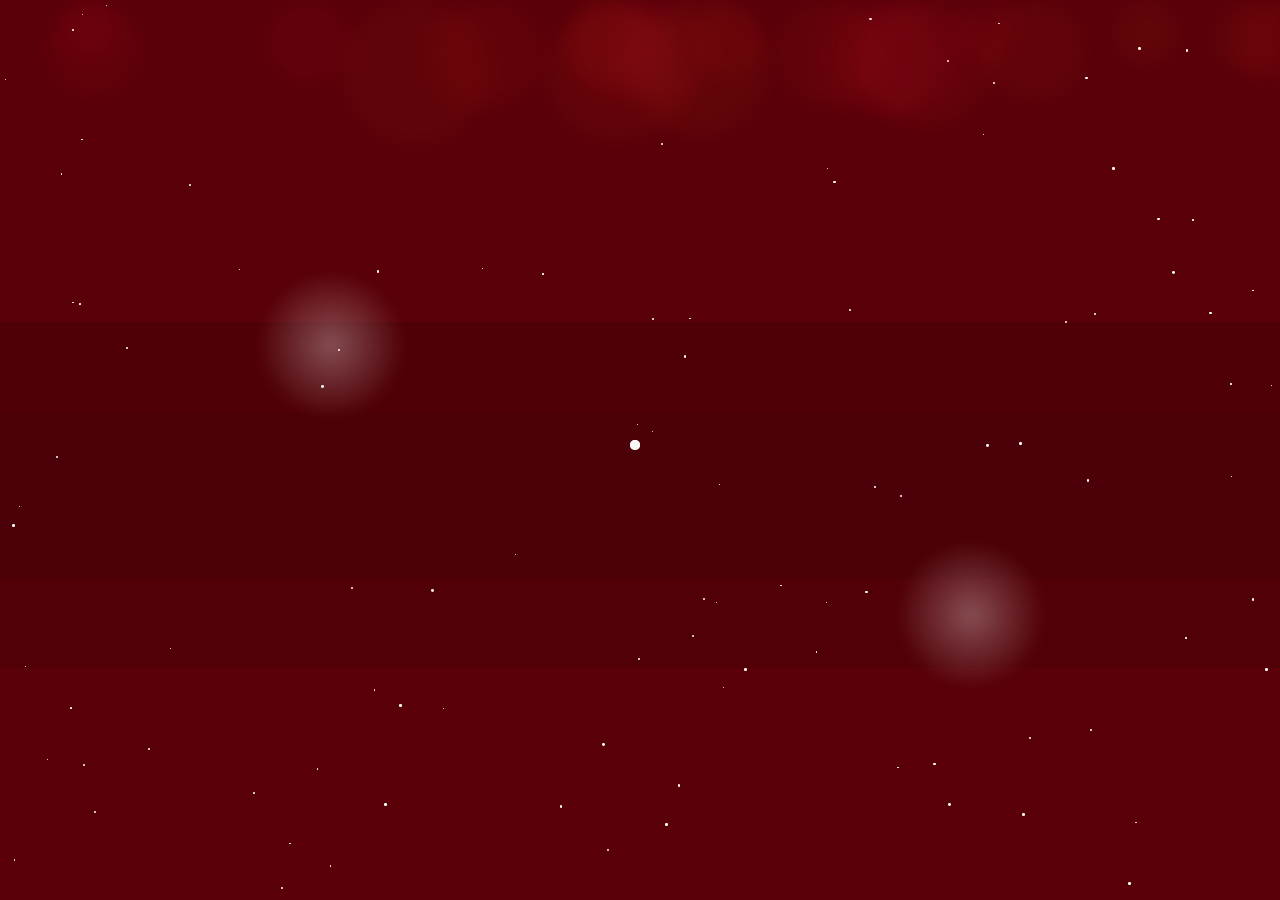
<file: index.html>
<!DOCTYPE html>
<html lang="en">
<head>
  <meta charset="UTF-8" />
  <meta name="viewport" content="width=device-width, initial-scale=1.0"/>
  <title>Campus Communication Hub</title>
  <style>
    body {
      margin: 0;
      padding: 0;
      font-family: Helvetica, Arial, sans-serif;
      background: #590009;
      color: #fff;
      overflow: hidden;
      position: relative;
      height: 100vh;
      display: flex;
      align-items: center;
      justify-content: center;
    }

    .welcome-container {
      text-align: center;
      z-index: 5;
      position: relative;
      padding: 40px;
      max-width: 600px;
      background: rgba(255, 255, 255, 0.95);
      border: 1px solid rgba(89, 0, 9, 0.2);
      border-radius: 15px;
      backdrop-filter: blur(10px);
      box-shadow: 0 10px 30px rgba(0, 0, 0, 0.3);
      transform: scale(0.8) translateY(50px);
      opacity: 0;
      animation: cardOpen 1.2s cubic-bezier(0.34, 1.56, 0.64, 1) forwards;
      transition: transform 0.3s ease, box-shadow 0.3s ease;
    }

    .welcome-container:hover {
      transform: translateY(-5px);
      box-shadow: 0 15px 40px rgba(0, 0, 0, 0.4);
    }

    @keyframes cardOpen {
      0% {
        transform: scale(0.8) translateY(50px) rotateX(10deg);
        opacity: 0;
      }
      60% {
        transform: scale(1.03) translateY(-10px) rotateX(0deg);
        opacity: 1;
      }
      100% {
        transform: scale(1) translateY(0) rotateX(0deg);
        opacity: 1;
      }
    }

    h1 {
      color: #590009;
      font-size: 2.5rem;
      margin-bottom: 20px;
      transition: transform 0.3s ease;
      position: relative;
      display: inline-block;
    }

    h1:hover {
      transform: scale(1.05);
    }

    h1::after {
      content: '';
      position: absolute;
      bottom: -10px;
      left: 0;
      width: 0;
      height: 3px;
      background: #590009;
      transition: width 0.4s ease;
    }

    h1:hover::after {
      width: 100%;
    }

    p {
      color: #333;
      margin-bottom: 30px;
      font-size: 1.1rem;
      line-height: 1.6;
    }

    .feature-icons {
      display: flex;
      justify-content: space-around;
      margin-bottom: 25px;
    }

    .feature-icon {
      width: 60px;
      height: 60px;
      background: #590009;
      border-radius: 50%;
      display: flex;
      align-items: center;
      justify-content: center;
      color: white;
      font-size: 1.5rem;
      transition: all 0.3s ease;
      cursor: pointer;
    }

    .feature-icon:hover {
      transform: rotate(15deg) scale(1.1);
      background: #7a000d;
    }

    .get-started-btn {
      display: inline-block;
      padding: 15px 40px;
      text-decoration: none;
      background-color: #590009;
      color: white;
      border-radius: 25px;
      font-size: 1.1rem;
      transition: all 0.3s ease;
      margin-bottom: 20px;
      position: relative;
      overflow: hidden;
    }

    .get-started-btn::before {
      content: '';
      position: absolute;
      top: 0;
      left: -100%;
      width: 100%;
      height: 100%;
      background: linear-gradient(90deg, transparent, rgba(255, 255, 255, 0.2), transparent);
      transition: all 0.6s ease;
    }

    .get-started-btn:hover {
      background-color: #7a000d;
      transform: translateY(-3px);
      box-shadow: 0 5px 15px rgba(89, 0, 9, 0.3);
    }

    .get-started-btn:hover::before {
      left: 100%;
    }

    .login-link {
      display: block;
      color: #590009;
      text-decoration: none;
      font-size: 0.9rem;
      transition: all 0.3s ease;
      margin-top: 10px;
    }

    .login-link:hover {
      color: #7a000d;
      transform: translateY(-2px);
    }

    /* Advanced background effects */
    .background {
      position: absolute;
      top: 0;
      left: 0;
      width: 100%;
      height: 100%;
      z-index: 1;
      overflow: hidden;
    }

    .wave {
      position: absolute;
      bottom: 0;
      left: 0;
      width: 200%;
      height: 100%;
      background: url('data:image/svg+xml;utf8,<svg viewBox="0 0 1200 120" xmlns="http://www.w3.org/2000/svg"><path d="M321.39 56.44c58-10.79 114.16-30.13 172-41.86 82.39-16.72 168.19-17.73 250.45-.39C823.78 31 906.67 72 985.66 92.83c70.05 18.48 146.53 26.09 214.34 3V120H0V0h1000z" fill="%234a0007" /></svg>');
      background-size: 100% 100%;
      opacity: 0.6;
      animation: wave 20s linear infinite;
    }

    .wave:nth-child(2) {
      bottom: -10%;
      animation: wave 15s linear infinite reverse;
      opacity: 0.4;
    }

    @keyframes wave {
      0% {
        transform: translateX(0) translateZ(0);
      }
      50% {
        transform: translateX(-25%) translateZ(0);
      }
      100% {
        transform: translateX(-50%) translateZ(0);
      }
    }

    .orbs-container {
      position: absolute;
      width: 100%;
      height: 100%;
      z-index: 2;
      overflow: hidden;
    }

    .orb {
      position: absolute;
      border-radius: 50%;
      filter: blur(10px);
      opacity: 0.3;
      animation: float linear infinite;
    }

    @keyframes float {
      0% {
        transform: translateY(100vh) translateX(-50px) rotate(0deg);
        opacity: 0;
      }
      20% {
        opacity: 0.4;
      }
      80% {
        opacity: 0.4;
      }
      100% {
        transform: translateY(-100vh) translateX(50px) rotate(360deg);
        opacity: 0;
      }
    }

    .glow {
      position: absolute;
      width: 150px;
      height: 150px;
      border-radius: 50%;
      background: radial-gradient(circle, rgba(255,255,255,0.3) 0%, rgba(255,255,255,0) 70%);
      filter: blur(5px);
      animation: pulse 4s ease-in-out infinite alternate;
      z-index: 2;
    }

    @keyframes pulse {
      0% {
        transform: scale(1);
        opacity: 0.3;
      }
      100% {
        transform: scale(1.5);
        opacity: 0.1;
      }
    }

    /* Interactive stars */
    .stars-container {
      position: absolute;
      width: 100%;
      height: 100%;
      z-index: 1;
    }

    .star {
      position: absolute;
      width: 2px;
      height: 2px;
      background: white;
      border-radius: 50%;
      animation: twinkle linear infinite;
    }

    @keyframes twinkle {
      0% {
        opacity: 0;
      }
      50% {
        opacity: 0.8;
      }
      100% {
        opacity: 0;
      }
    }

    /* Notification popup */
    .notification {
      position: absolute;
      top: 20px;
      right: -300px;
      background: white;
      color: #590009;
      padding: 15px;
      border-radius: 8px;
      box-shadow: 0 5px 15px rgba(0, 0, 0, 0.2);
      max-width: 250px;
      z-index: 10;
      transition: right 0.5s ease;
      animation: notifyIn 0.5s 5s forwards, notifyOut 0.5s 10s forwards;
    }

    @keyframes notifyIn {
      to {
        right: 20px;
      }
    }

    @keyframes notifyOut {
      to {
        right: -300px;
      }
    }

    /* Mouse trail effect */
    .cursor-trail {
      position: fixed;
      width: 10px;
      height: 10px;
      border-radius: 50%;
      background: rgba(255, 255, 255, 0.5);
      pointer-events: none;
      z-index: 10000;
      mix-blend-mode: screen;
      transform: translate(-50%, -50%);
      transition: width 0.2s, height 0.2s, opacity 0.2s;
    }
  </style>
</head>
<body>
  <div class="background">
    <div class="wave"></div>
    <div class="wave"></div>
  </div>

  <div class="stars-container" id="stars"></div>
  <div class="orbs-container" id="orbs"></div>
  
  <div class="glow" style="top: 30%; left: 20%;"></div>
  <div class="glow" style="top: 60%; left: 70%;"></div>

  <div class="welcome-container">
    <h1>Campus Communication Hub</h1>
    <p>A unified platform for all your campus needs. Stay updated with announcements, events, and club activities.</p>
    
    <div class="feature-icons">
      <div class="feature-icon" title="Campus Events">📅</div>
      <div class="feature-icon" title="Announcements">📢</div>
      <div class="feature-icon" title="Club Activities">👥</div>
    </div>
    
    <a href="register.html" class="get-started-btn">Get Started</a>
    <a href="login.html" class="login-link">Already have an account? Log in</a>
  </div>

  <div class="notification">
    New event: Campus Spring Festival registrations are now open!
  </div>

  <script>
    // Create stars background
    const starsContainer = document.getElementById('stars');
    const numberOfStars = 100;

    for (let i = 0; i < numberOfStars; i++) {
      const star = document.createElement('div');
      star.classList.add('star');
      
      const size = Math.random() * 2 + 1;
      const posX = Math.random() * 100;
      const posY = Math.random() * 100;
      const duration = Math.random() * 3 + 2;
      const delay = Math.random() * 5;
      
      star.style.width = `${size}px`;
      star.style.height = `${size}px`;
      star.style.left = `${posX}%`;
      star.style.top = `${posY}%`;
      star.style.animationDuration = `${duration}s`;
      star.style.animationDelay = `${delay}s`;
      
      starsContainer.appendChild(star);
    }
    
    // Create floating orbs
    const orbsContainer = document.getElementById('orbs');
    const numberOfOrbs = 20;
    
    function createOrb() {
      const orb = document.createElement('div');
      orb.classList.add('orb');
      
      const size = Math.random() * 100 + 50;
      const posX = Math.random() * 100;
      const duration = Math.random() * 20 + 15;
      const hue = Math.floor(Math.random() * 30) + 350; // Red-ish hues
      
      orb.style.width = `${size}px`;
      orb.style.height = `${size}px`;
      orb.style.left = `${posX}%`;
      orb.style.background = `hsla(${hue}, 80%, 50%, 0.2)`;
      orb.style.animationDuration = `${duration}s`;
      
      orbsContainer.appendChild(orb);
      
      orb.addEventListener('animationend', () => {
        orb.remove();
        createOrb();
      });
    }
    
    for (let i = 0; i < numberOfOrbs; i++) {
      createOrb();
    }
    
    // Interactive feature icons
    const featureIcons = document.querySelectorAll('.feature-icon');
    
    featureIcons.forEach(icon => {
      icon.addEventListener('click', function() {
        this.style.transform = 'scale(1.2) rotate(360deg)';
        setTimeout(() => {
          this.style.transform = '';
        }, 1000);
      });
    });
    
    // Mouse trail effect
    const numTrails = 10;
    const trails = [];
    
    for (let i = 0; i < numTrails; i++) {
      const trail = document.createElement('div');
      trail.classList.add('cursor-trail');
      trail.style.opacity = (1 - i / numTrails).toFixed(2);
      document.body.appendChild(trail);
      trails.push({
        element: trail,
        x: 0,
        y: 0,
        size: 15 - i * 1
      });
    }
    
    document.addEventListener('mousemove', (e) => {
      trails[0].x = e.clientX;
      trails[0].y = e.clientY;
      
      for (let i = 0; i < numTrails; i++) {
        const trail = trails[i];
        trail.element.style.width = `${trail.size}px`;
        trail.element.style.height = `${trail.size}px`;
        trail.element.style.left = `${trail.x}px`;
        trail.element.style.top = `${trail.y}px`;
      }
    });
    
    function updateTrails() {
      for (let i = trails.length - 1; i > 0; i--) {
        trails[i].x = trails[i-1].x;
        trails[i].y = trails[i-1].y;
      }
      requestAnimationFrame(updateTrails);
    }
    
    updateTrails();
    
    // Interactive title animation
    const title = document.querySelector('h1');
    title.addEventListener('mouseover', () => {
      title.style.textShadow = '0 0 10px rgba(89, 0, 9, 0.5)';
    });
    
    title.addEventListener('mouseout', () => {
      title.style.textShadow = 'none';
    });
    
    // Button hover effects
    const startBtn = document.querySelector('.get-started-btn');
    startBtn.addEventListener('mouseenter', () => {
      startBtn.style.letterSpacing = '1px';
    });
    
    startBtn.addEventListener('mouseleave', () => {
      startBtn.style.letterSpacing = 'normal';
    });
    
    // Animated welcome container on scroll
    window.addEventListener('scroll', () => {
      const welcomeContainer = document.querySelector('.welcome-container');
      let scrollPosition = window.scrollY;
      
      if (scrollPosition > 50) {
        welcomeContainer.style.transform = 'translateY(-10px)';
      } else {
        welcomeContainer.style.transform = 'translateY(0)';
      }
    });
  </script>
</body>
</html>
</file>
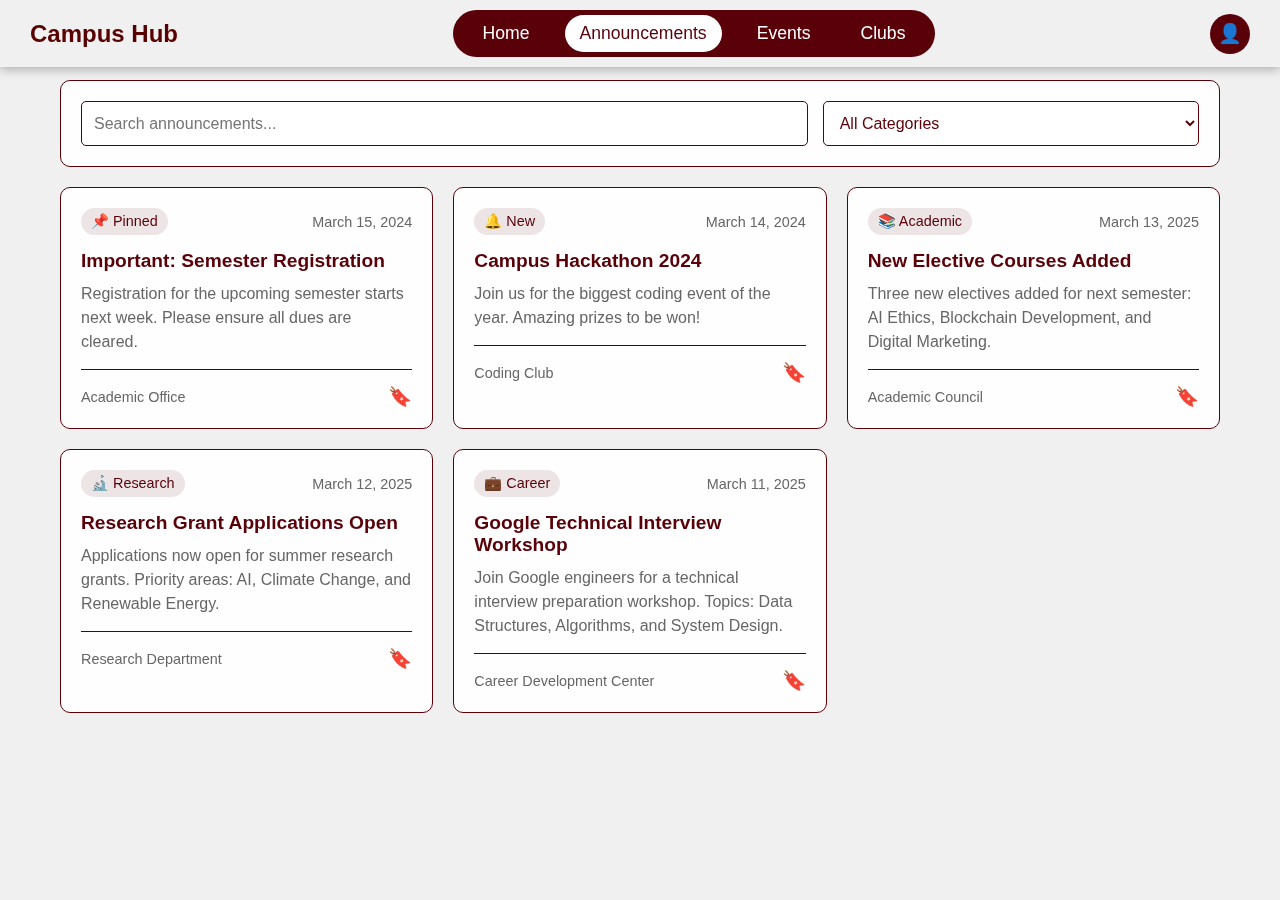
<file: announcements.html>
<!DOCTYPE html>
<html lang="en">
<head>
  <meta charset="UTF-8" />
  <meta name="viewport" content="width=device-width, initial-scale=1.0"/>
  <title>Announcements - Campus Communication Hub</title>
  <link rel="stylesheet" href="styles.css"/>
  <style>
    body {
      background: #f0f0f0;
      min-height: 100vh;
      padding-top: 60px;
      font-family: Helvetica, Arial, sans-serif;
    }

    .main-nav {
      position: fixed;
      top: 0;
      left: 0;
      right: 0;
      background: transparent;
      padding: 10px 30px;
      display: flex;
      justify-content: space-between;
      align-items: center;
      z-index: 1000;
    }

    .nav-links {
      background: #590009;
      border-radius: 25px;
      padding: 5px 15px;
      display: flex;
      gap: 20px;
    }

    .nav-links a {
      color: white;
      text-decoration: none;
      padding: 8px 15px;
      border-radius: 20px;
      transition: all 0.3s ease;
    }

    .nav-links a:hover {
      background: rgba(255, 255, 255, 0.1);
    }

    .nav-links a.active {
      background: white;
      color: #590009;
    }

    .profile-icon {
      width: 40px;
      height: 40px;
      background: #590009;
      border-radius: 50%;
      display: flex;
      align-items: center;
      justify-content: center;
      color: white;
      text-decoration: none;
      font-size: 1.2rem;
      transition: transform 0.3s ease;
    }

    .profile-icon:hover {
      transform: scale(1.1);
    }

    .announcements-container {
      max-width: 1200px;
      margin: 0 auto;
      padding: 20px;
    }

    .search-bar {
      background: rgba(255, 255, 255, 0.9);
      padding: 20px;
      border-radius: 10px;
      border: 1px solid #590009;
      backdrop-filter: blur(10px);
      margin-bottom: 20px;
      display: flex;
      gap: 15px;
      flex-wrap: wrap;
    }

    .search-bar input,
    .search-bar select {
      padding: 12px;
      border: 1px solid #590009;
      border-radius: 5px;
      font-size: 1rem;
      background: rgba(255, 255, 255, 0.9);
      color: #000;
    }

    .search-bar input {
      flex: 2;
      min-width: 200px;
    }

    .search-bar select {
      flex: 1;
      min-width: 150px;
      color: #590009;
    }

    .announcements-grid {
      display: grid;
      grid-template-columns: repeat(auto-fill, minmax(300px, 1fr));
      gap: 20px;
    }

    .announcement-card {
      background: rgba(255, 255, 255, 0.9);
      border: 1px solid #590009;
      border-radius: 10px;
      padding: 20px;
      backdrop-filter: blur(10px);
      transition: transform 0.3s ease, box-shadow 0.3s ease;
      animation: fadeIn 0.4s ease-in;
    }

    .announcement-card:hover {
      transform: translateY(-5px);
      box-shadow: 0 8px 16px rgba(89, 0, 9, 0.2);
    }

    @keyframes fadeIn {
      from { opacity: 0; transform: translateY(10px); }
      to { opacity: 1; transform: translateY(0); }
    }

    .card-header {
      display: flex;
      justify-content: space-between;
      align-items: center;
      margin-bottom: 15px;
    }

    .card-tag {
      background: rgba(89, 0, 9, 0.1);
      color: #590009;
      padding: 5px 10px;
      border-radius: 15px;
      font-size: 0.9rem;
    }

    .card-date {
      color: #666;
      font-size: 0.9rem;
    }

    .card-title {
      color: #590009;
      margin-bottom: 10px;
      font-size: 1.2rem;
    }

    .card-content {
      color: #666;
      margin-bottom: 15px;
      line-height: 1.5;
    }

    .card-footer {
      display: flex;
      justify-content: space-between;
      align-items: center;
      padding-top: 15px;
      border-top: 1px solid #590009;
    }

    .bookmark-btn {
      background: none;
      border: none;
      color: #590009;
      cursor: pointer;
      font-size: 1.2rem;
    }

    .bookmark-btn.active {
      color: gold;
    }

    .author {
      color: #666;
      font-size: 0.9rem;
    }

    @media (max-width: 600px) {
      .nav-links {
        gap: 10px;
        padding: 5px 10px;
      }

      .search-bar {
        flex-direction: column;
      }

      .search-bar input,
      .search-bar select {
        width: 100%;
      }
    }
  </style>
</head>
<body>
  <nav class="main-nav">
    <h1 class="logo" style="color: #590000;">
      <a href="home.html" style="color: #590000; text-decoration: none;">Campus Hub</a>
    </h1>
    <div class="nav-links">
      <a href="home.html">Home</a>
      <a href="announcements.html" class="active">Announcements</a>
      <a href="events.html">Events</a>
      <a href="clubs.html">Clubs</a>
    </div>
    <a href="profile.html" class="profile-icon">👤</a>
  </nav>

  <div class="announcements-container">
    <div class="search-bar">
      <input type="text" id="searchInput" placeholder="Search announcements...">
      <select id="categoryFilter">
        <option value="">All Categories</option>
        <option value="Pinned">Pinned</option>
        <option value="New">New</option>
        <option value="Academic">Academic</option>
        <option value="Research">Research</option>
        <option value="Career">Career</option>
      </select>
    </div>

    <div class="announcements-grid" id="announcementsGrid">
      <div class="announcement-card" data-title="Semester Registration" data-content="Registration for the upcoming semester starts next week." data-category="Pinned">
        <div class="card-header">
          <span class="card-tag">📌 Pinned</span>
          <span class="card-date">March 15, 2024</span>
        </div>
        <h3 class="card-title">Important: Semester Registration</h3>
        <p class="card-content">Registration for the upcoming semester starts next week. Please ensure all dues are cleared.</p>
        <div class="card-footer">
          <span class="author">Academic Office</span>
          <button class="bookmark-btn">🔖</button>
        </div>
      </div>

      <div class="announcement-card" data-title="Hackathon 2024" data-content="Join us for the biggest coding event." data-category="New">
        <div class="card-header">
          <span class="card-tag">🔔 New</span>
          <span class="card-date">March 14, 2024</span>
        </div>
        <h3 class="card-title">Campus Hackathon 2024</h3>
        <p class="card-content">Join us for the biggest coding event of the year. Amazing prizes to be won!</p>
        <div class="card-footer">
          <span class="author">Coding Club</span>
          <button class="bookmark-btn">🔖</button>
        </div>
      </div>

      <div class="announcement-card" data-title="Elective Courses" data-content="New electives added." data-category="Academic">
        <div class="card-header">
          <span class="card-tag">📚 Academic</span>
          <span class="card-date">March 13, 2025</span>
        </div>
        <h3 class="card-title">New Elective Courses Added</h3>
        <p class="card-content">Three new electives added for next semester: AI Ethics, Blockchain Development, and Digital Marketing.</p>
        <div class="card-footer">
          <span class="author">Academic Council</span>
          <button class="bookmark-btn">🔖</button>
        </div>
      </div>

      <div class="announcement-card" data-title="Research Grants" data-content="Applications open for summer research grants." data-category="Research">
        <div class="card-header">
          <span class="card-tag">🔬 Research</span>
          <span class="card-date">March 12, 2025</span>
        </div>
        <h3 class="card-title">Research Grant Applications Open</h3>
        <p class="card-content">Applications now open for summer research grants. Priority areas: AI, Climate Change, and Renewable Energy.</p>
        <div class="card-footer">
          <span class="author">Research Department</span>
          <button class="bookmark-btn">🔖</button>
        </div>
      </div>

      <div class="announcement-card" data-title="Google Workshop" data-content="Interview prep with Google engineers." data-category="Career">
        <div class="card-header">
          <span class="card-tag">💼 Career</span>
          <span class="card-date">March 11, 2025</span>
        </div>
        <h3 class="card-title">Google Technical Interview Workshop</h3>
        <p class="card-content">Join Google engineers for a technical interview preparation workshop. Topics: Data Structures, Algorithms, and System Design.</p>
        <div class="card-footer">
          <span class="author">Career Development Center</span>
          <button class="bookmark-btn">🔖</button>
        </div>
      </div>
    </div>
  </div>

  <script>
    const searchInput = document.getElementById('searchInput');
    const categoryFilter = document.getElementById('categoryFilter');
    const cards = document.querySelectorAll('.announcement-card');

    function filterCards() {
      const query = searchInput.value.toLowerCase();
      const category = categoryFilter.value;

      cards.forEach(card => {
        const title = card.dataset.title.toLowerCase();
        const content = card.dataset.content.toLowerCase();
        const cat = card.dataset.category;

        const matchesSearch = title.includes(query) || content.includes(query);
        const matchesCategory = !category || cat === category;

        card.style.display = matchesSearch && matchesCategory ? 'block' : 'none';
      });
    }

    searchInput.addEventListener('input', filterCards);
    categoryFilter.addEventListener('change', filterCards);

    document.querySelectorAll('.bookmark-btn').forEach(btn => {
      btn.addEventListener('click', () => {
        btn.classList.toggle('active');
        btn.textContent = btn.classList.contains('active') ? '📌' : '🔖';
      });
    });
  </script>
</body>
</html>
</file>
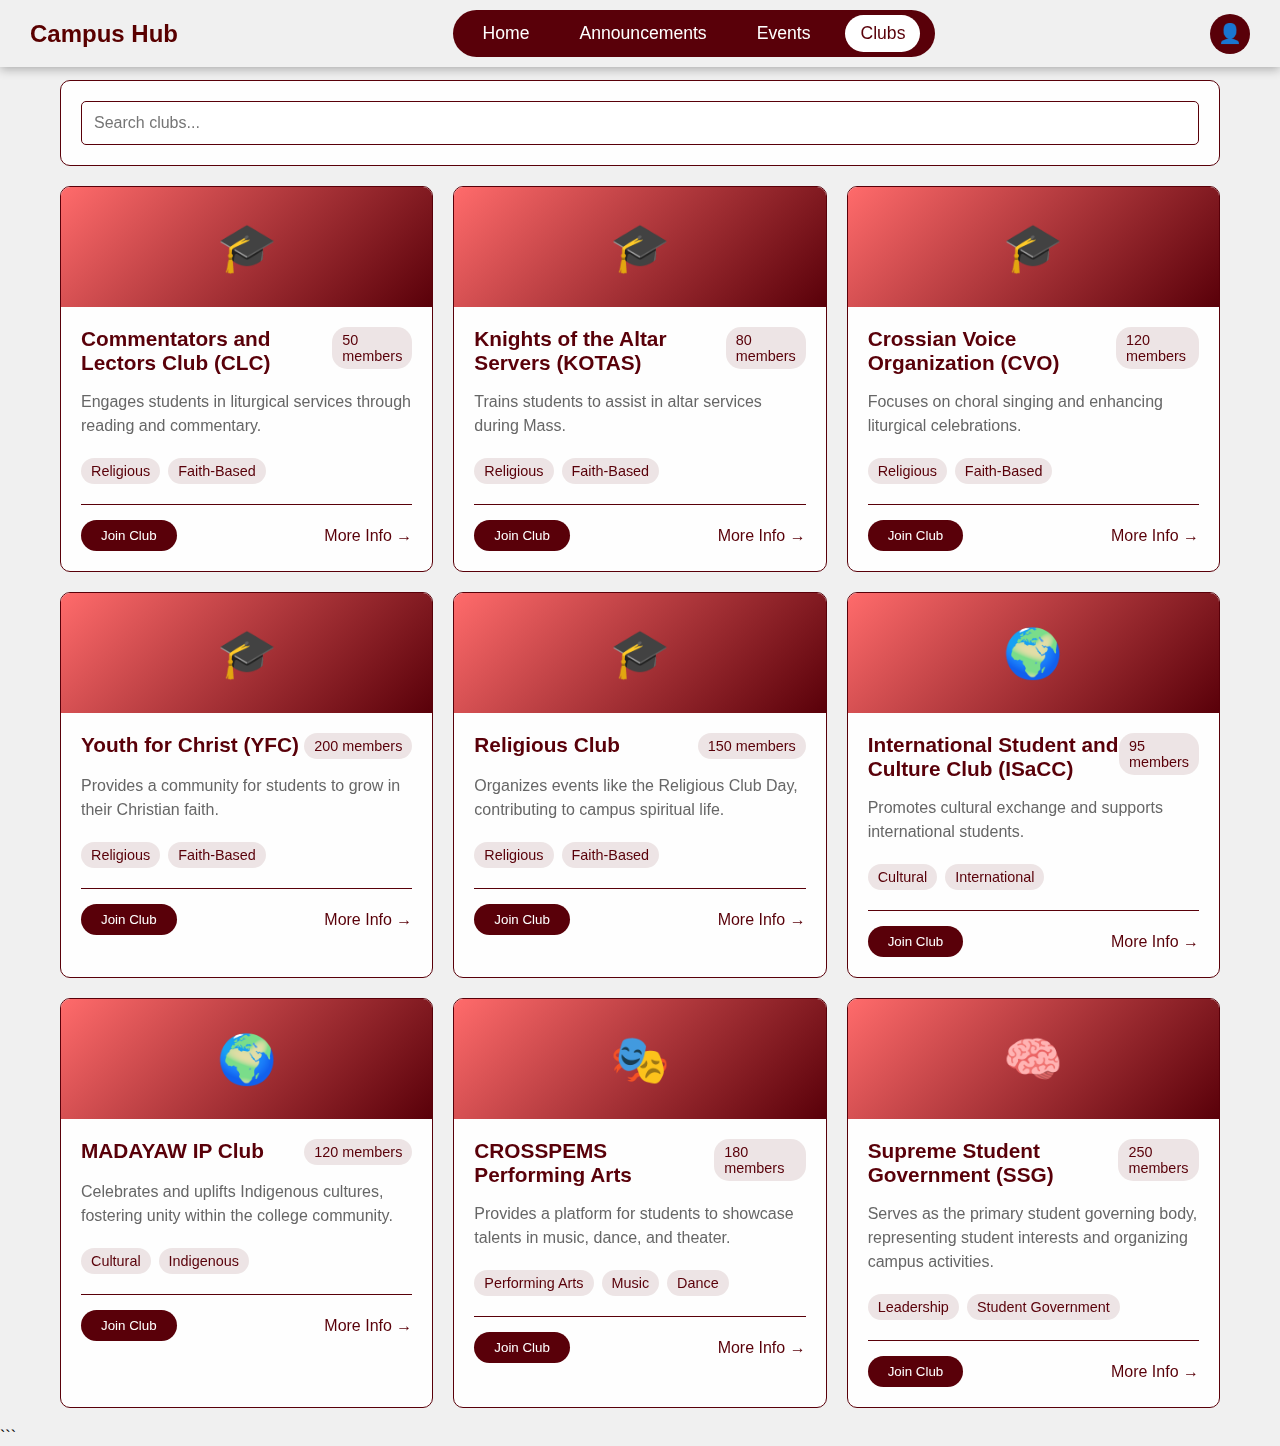
<file: clubs.html>
<!DOCTYPE html>
<html lang="en">
<head>
    <meta charset="UTF-8">
    <meta name="viewport" content="width=device-width, initial-scale=1.0">
    <title>Clubs - Campus Communication Hub</title>
    <link rel="stylesheet" href="styles.css">
<style>
    body {
        background: #f0f0f0;
        min-height: 100vh;
        padding-top: 60px;
        font-family: Helvetica, Arial, sans-serif;
    }
.main-nav {
    position: fixed;
    top: 0;
    left: 0;
    right: 0;
    background: transparent;
    padding: 10px 30px;
    display: flex;
    justify-content: space-between;
    align-items: center;
    z-index: 1000;
}

.nav-links {
    background: #590009;
    border-radius: 25px;
    padding: 5px 15px;
    display: flex;
    gap: 20px;
}

.nav-links a {
    color: white;
    text-decoration: none;
    padding: 8px 15px;
    border-radius: 20px;
    transition: all 0.3s ease;
}

.nav-links a:hover {
    background: rgba(255, 255, 255, 0.1);
}

.nav-links a.active {
    background: white;
    color: #590009;
}
.profile-icon {
    width: 40px;
    height: 40px;
    background: #590009;
    border-radius: 50%;
    display: flex;
    align-items: center;
    justify-content: center;
    color: white;
    text-decoration: none;
    font-size: 1.2rem;
    transition: transform 0.3s ease;
}

.profile-icon:hover {
    transform: scale(1.1);
}

    .clubs-container {
        max-width: 1200px;
        margin: 0 auto;
        padding: 20px;
    }

    .search-filter {
        background: rgba(255, 255, 255, 0.9);
        padding: 20px;
        border-radius: 10px;
        border: 1px solid #590009;
        backdrop-filter: blur(10px);
        margin-bottom: 20px;
    }

    .search-filter input {
        width: 100%;
        padding: 12px;
        border: 1px solid #590009;
        border-radius: 5px;
        font-size: 1rem;
        background: rgba(255, 255, 255, 0.9);
        color: #000;
    }

    .clubs-grid {
        display: grid;
        grid-template-columns: repeat(auto-fill, minmax(300px, 1fr));
        gap: 20px;
    }

    .club-card {
        background: rgba(255, 255, 255, 0.9);
        border: 1px solid #590009;
        border-radius: 10px;
        overflow: hidden;
        backdrop-filter: blur(10px);
        transition: transform 0.3s ease;
    }

    .club-card:hover {
        transform: translateY(-5px);
    }

    .club-banner {
        height: 120px;
        background: linear-gradient(135deg, #ff6b6b, #590009);
        display: flex;
        align-items: center;
        justify-content: center;
        color: white;
        font-size: 3rem;
    }

    .club-content {
        padding: 20px;
    }

    .club-header {
        display: flex;
        justify-content: space-between;
        align-items: start;
        margin-bottom: 15px;
    }

    .club-title {
        color: #590009;
        font-size: 1.3rem;
        margin: 0;
    }

    .member-count {
        background: rgba(89, 0, 9, 0.1);
        color: #590009;
        padding: 5px 10px;
        border-radius: 15px;
        font-size: 0.9rem;
    }

    .club-description {
        color: #666;
        margin-bottom: 20px;
        line-height: 1.5;
    }

    .club-tags {
        display: flex;
        gap: 8px;
        margin-bottom: 20px;
        flex-wrap: wrap;
    }

    .club-tag {
        background: rgba(89, 0, 9, 0.1);
        color: #590009;
        padding: 5px 10px;
        border-radius: 15px;
        font-size: 0.9rem;
    }

    .club-actions {
        display: flex;
        justify-content: space-between;
        align-items: center;
        padding-top: 15px;
        border-top: 1px solid #590009;
    }

    .join-btn {
        background: #590009;
        color: white;
        border: none;
        padding: 8px 20px;
        border-radius: 20px;
        cursor: pointer;
        transition: all 0.3s ease;
    }

    .join-btn:hover {
        background: #7a000d;
        transform: translateY(-2px);
    }

    .more-info {
        color: #590009;
        text-decoration: none;
    }

    .more-info:hover {
        text-decoration: underline;
    }

/* Add these new styles to your existing CSS */
.modal {
    display: none;
    position: fixed;
    top: 0;
    left: 0;
    width: 100%;
    height: 100%;
    background: rgba(0, 0, 0, 0.5);
    z-index: 1001;
    align-items: center;
    justify-content: center;
}

.modal-content {
    background: rgba(255, 255, 255, 0.95);
    padding: 30px;
    border-radius: 12px;
    width: 90%;
    max-width: 500px;
    border: 1px solid #590009;
    backdrop-filter: blur(10px);
}

.modal-header {
    display: flex;
    justify-content: space-between;
    align-items: center;
    margin-bottom: 20px;
}

.modal-title {
    color: #590009;
    font-size: 1.5rem;
    margin: 0;
}

.close-modal {
    background: none;
    border: none;
    color: #590009;
    font-size: 1.5rem;
    cursor: pointer;
}

.form-group {
    margin-bottom: 20px;
}

.form-group label {
    display: block;
    margin-bottom: 8px;
    color: #000;
}

.form-group input, .form-group textarea {
    width: 100%;
    padding: 10px;
    border: 1px solid #590009;
    border-radius: 6px;
    background: rgba(255, 255, 255, 0.9);
}

.submit-btn {
    background: #590009;
    color: white;
    border: none;
    padding: 12px 24px;
    border-radius: 20px;
    cursor: pointer;
    transition: all 0.3s ease;
}

.submit-btn:hover {
    background: #7a000d;
    transform: translateY(-2px);
}

.toast {
    position: fixed;
    bottom: 20px;
    right: 20px;
    background: rgba(89, 0, 9, 0.9);
    color: white;
    padding: 15px 25px;
    border-radius: 25px;
    box-shadow: 0 4px 12px rgba(0,0,0,0.1);
    transform: translateY(100px);
    opacity: 0;
    transition: all 0.3s ease;
}

.toast.show {
    transform: translateY(0);
    opacity: 1;
}
</style>
</head>
<body>
<nav class="main-nav">
    <h1 class="logo" style="color: #590000;">
        <a href="home.html" style="color: #590000; text-decoration: none;">
            Campus Hub
        </a>
    </h1>
        <div class="nav-links">
            <a href="home.html">Home</a>
            <a href="announcements.html">Announcements</a>
            <a href="events.html">Events</a>
            <a href="clubs.html"class="active" >Clubs</a>
        </div>
        <a href="profile.html" class="profile-icon">👤</a>
    </nav>

    <div class="clubs-container">
        <div class="search-filter">
            <input type="text" placeholder="Search clubs...">
        </div>

<div class="clubs-grid">
    <!-- Commentators and Lectors Club (CLC) Card -->
    <div class="club-card">
        <div class="club-banner">🎓</div>
        <div class="club-content">
            <div class="club-header">
                <h3 class="club-title">Commentators and Lectors Club (CLC)</h3>
                <span class="member-count">50 members</span>
            </div>
            <p class="club-description">Engages students in liturgical services through reading and commentary.</p>
            <div class="club-tags">
                <span class="club-tag">Religious</span>
                <span class="club-tag">Faith-Based</span>
            </div>
            <div class="club-actions">
                <button class="join-btn">Join Club</button>
                <a href="https://www.wikipedia.org" class="more-info">More Info →</a>
            </div>
        </div>
    </div>

    <!-- Knights of the Altar Servers (KOTAS) Card -->
    <div class="club-card">
        <div class="club-banner">🎓</div>
        <div class="club-content">
            <div class="club-header">
                <h3 class="club-title">Knights of the Altar Servers (KOTAS)</h3>
                <span class="member-count">80 members</span>
            </div>
            <p class="club-description">Trains students to assist in altar services during Mass.</p>
            <div class="club-tags">
                <span class="club-tag">Religious</span>
                <span class="club-tag">Faith-Based</span>
            </div>
            <div class="club-actions">
                <button class="join-btn">Join Club</button>
                <a href="https://www.wikipedia.org" class="more-info">More Info →</a>
            </div>
        </div>
    </div>

    <!-- Crossian Voice Organization (CVO) Card -->
    <div class="club-card">
        <div class="club-banner">🎓</div>
        <div class="club-content">
            <div class="club-header">
                <h3 class="club-title">Crossian Voice Organization (CVO)</h3>
                <span class="member-count">120 members</span>
            </div>
            <p class="club-description">Focuses on choral singing and enhancing liturgical celebrations.</p>
            <div class="club-tags">
                <span class="club-tag">Religious</span>
                <span class="club-tag">Faith-Based</span>
            </div>
            <div class="club-actions">
                <button class="join-btn">Join Club</button>
                <a href="https://www.wikipedia.org" class="more-info">More Info →</a>
            </div>
        </div>
    </div>

    <!-- Youth for Christ (YFC) Card -->
    <div class="club-card">
        <div class="club-banner">🎓</div>
        <div class="club-content">
            <div class="club-header">
                <h3 class="club-title">Youth for Christ (YFC)</h3>
                <span class="member-count">200 members</span>
            </div>
            <p class="club-description">Provides a community for students to grow in their Christian faith.</p>
            <div class="club-tags">
                <span class="club-tag">Religious</span>
                <span class="club-tag">Faith-Based</span>
            </div>
            <div class="club-actions">
                <button class="join-btn">Join Club</button>
                <a href="https://hcdc.edu.ph" class="more-info">More Info →</a>
            </div>
        </div>
    </div>

    <!-- Religious Club Card -->
    <div class="club-card">
        <div class="club-banner">🎓</div>
        <div class="club-content">
            <div class="club-header">
                <h3 class="club-title">Religious Club</h3>
                <span class="member-count">150 members</span>
            </div>
            <p class="club-description">Organizes events like the Religious Club Day, contributing to campus spiritual life.</p>
            <div class="club-tags">
                <span class="club-tag">Religious</span>
                <span class="club-tag">Faith-Based</span>
            </div>
            <div class="club-actions">
                <button class="join-btn">Join Club</button>
                <a href="https://hcdc.edu.ph" class="more-info">More Info →</a>
            </div>
        </div>
    </div>

    <!-- International Student and Culture Club (ISaCC) Card -->
    <div class="club-card">
        <div class="club-banner">🌍</div>
        <div class="club-content">
            <div class="club-header">
                <h3 class="club-title">International Student and Culture Club (ISaCC)</h3>
                <span class="member-count">95 members</span>
            </div>
            <p class="club-description">Promotes cultural exchange and supports international students.</p>
            <div class="club-tags">
                <span class="club-tag">Cultural</span>
                <span class="club-tag">International</span>
            </div>
            <div class="club-actions">
                <button class="join-btn">Join Club</button>
                <a href="https://www.facebook.com" class="more-info">More Info →</a>
            </div>
        </div>
    </div>

    <!-- MADAYAW IP Club Card -->
    <div class="club-card">
        <div class="club-banner">🌍</div>
        <div class="club-content">
            <div class="club-header">
                <h3 class="club-title">MADAYAW IP Club</h3>
                <span class="member-count">120 members</span>
            </div>
            <p class="club-description">Celebrates and uplifts Indigenous cultures, fostering unity within the college community.</p>
            <div class="club-tags">
                <span class="club-tag">Cultural</span>
                <span class="club-tag">Indigenous</span>
            </div>
            <div class="club-actions">
                <button class="join-btn">Join Club</button>
                <a href="https://www.facebook.com" class="more-info">More Info →</a>
            </div>
        </div>
    </div>

    <!-- CROSSPEMS Performing Arts Card -->
    <div class="club-card">
        <div class="club-banner">🎭</div>
        <div class="club-content">
            <div class="club-header">
                <h3 class="club-title">CROSSPEMS Performing Arts</h3>
                <span class="member-count">180 members</span>
            </div>
            <p class="club-description">Provides a platform for students to showcase talents in music, dance, and theater.</p>
            <div class="club-tags">
                <span class="club-tag">Performing Arts</span>
                <span class="club-tag">Music</span>
                <span class="club-tag">Dance</span>
            </div>
            <div class="club-actions">
                <button class="join-btn">Join Club</button>
                <a href="https://hcdc.edu.ph" class="more-info">More Info →</a>
            </div>
        </div>
    </div>

    <!-- Supreme Student Government (SSG) Card -->
    <div class="club-card">
        <div class="club-banner">🧠</div>
        <div class="club-content">
            <div class="club-header">
                <h3 class="club-title">Supreme Student Government (SSG)</h3>
                <span class="member-count">250 members</span>
            </div>
            <p class="club-description">Serves as the primary student governing body, representing student interests and organizing campus activities.</p>
            <div class="club-tags">
                <span class="club-tag">Leadership</span>
                <span class="club-tag">Student Government</span>
            </div>
            <div class="club-actions">
                <button class="join-btn">Join Club</button>
                <a href="https://www.hcdc.edu.ph" class="more-info">More Info →</a>
            </div>
        </div>
    </div>
</div>

    </div>

<div id="applicationModal" class="modal">
    <div class="modal-content">
        <div class="modal-header">
            <h2 class="modal-title">Club Application Form</h2>
            <button class="close-modal">&times;</button>
        </div>
        <form id="clubApplicationForm">
            <div class="form-group">
                <label for="fullName">Full Name</label>
                <input type="text" id="fullName" required>
            </div>
            <div class="form-group">
                <label for="studentId">Student ID</label>
                <input type="text" id="studentId" required>
            </div>
            <div class="form-group">
                <label for="email">Email</label>
                <input type="email" id="email" required>
            </div>
            <div class="form-group">
                <label for="reason">Why do you want to join this club?</label>
                <textarea id="reason" rows="4" required></textarea>
            </div>
            <button type="submit" class="submit-btn">Submit Application</button>
        </form>
    </div>
</div>

<div id="toast" class="toast">We'll reach out to you soon!</div>

<script>
// Add this JavaScript code
document.addEventListener('DOMContentLoaded', function() {
    const modal = document.getElementById('applicationModal');
    const toast = document.getElementById('toast');
    const joinButtons = document.querySelectorAll('.join-btn');
    const closeModal = document.querySelector('.close-modal');
    const form = document.getElementById('clubApplicationForm');

    // Open modal when clicking Join Club
    joinButtons.forEach(button => {
        button.addEventListener('click', () => {
            modal.style.display = 'flex';
        });
    });

    // Close modal when clicking X
    closeModal.addEventListener('click', () => {
        modal.style.display = 'none';
    });

    // Close modal when clicking outside
    window.addEventListener('click', (e) => {
        if (e.target === modal) {
            modal.style.display = 'none';
        }
    });

    // Handle form submission
    form.addEventListener('submit', (e) => {
        e.preventDefault();
        modal.style.display = 'none';
        form.reset();
        
        // Show toast
        toast.classList.add('show');
        setTimeout(() => {
            toast.classList.remove('show');
        }, 3000);
    });
});
</script>
</body>
</html>
```
</file>
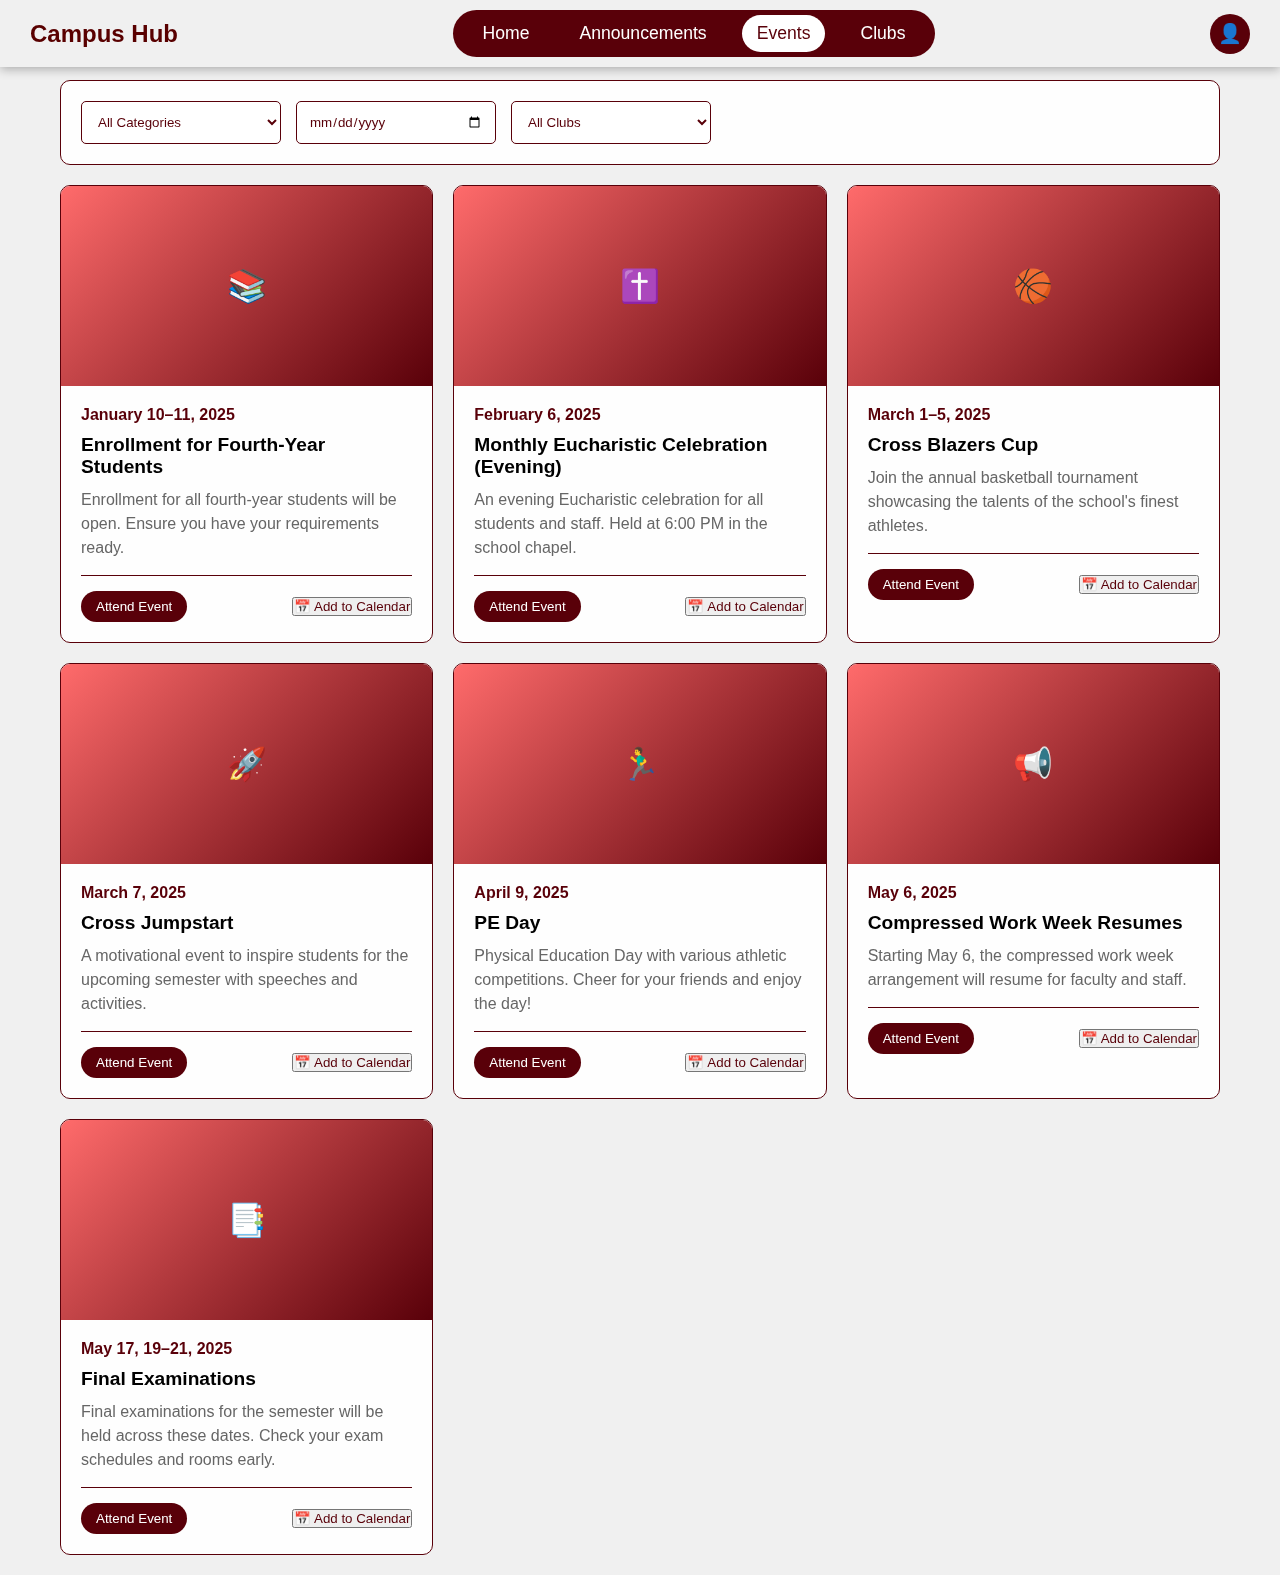
<file: events.html>
<!DOCTYPE html>
<html lang="en">
<head>
    <meta charset="UTF-8">
    <meta name="viewport" content="width=device-width, initial-scale=1.0">
    <title>Events - Campus Communication Hub</title>
    <link rel="stylesheet" href="styles.css">
<style>
    body {
        background: #f0f0f0;
        min-height: 100vh;
        padding-top: 60px;
        font-family: Helvetica, Arial, sans-serif;
    }
.main-nav {
    position: fixed;
    top: 0;
    left: 0;
    right: 0;
    background: transparent;
    padding: 10px 30px;
    display: flex;
    justify-content: space-between;
    align-items: center;
    z-index: 1000;
}

.nav-links {
    background: #590009;
    border-radius: 25px;
    padding: 5px 15px;
    display: flex;
    gap: 20px;
}

.nav-links a {
    color: white;
    text-decoration: none;
    padding: 8px 15px;
    border-radius: 20px;
    transition: all 0.3s ease;
}

.nav-links a:hover {
    background: rgba(255, 255, 255, 0.1);
}

.nav-links a.active {
    background: white;
    color: #590009;
}

.profile-icon {
    width: 40px;
    height: 40px;
    background: #590009;
    border-radius: 50%;
    display: flex;
    align-items: center;
    justify-content: center;
    color: white;
    text-decoration: none;
    font-size: 1.2rem;
    transition: transform 0.3s ease;
}

.profile-icon:hover {
    transform: scale(1.1);
}

    .events-container {
        max-width: 1200px;
        margin: 0 auto;
        padding: 20px;
    }

    .filter-bar {
        background: rgba(255, 255, 255, 0.9);
        border: 1px solid #590009;
        padding: 20px;
        border-radius: 10px;
        margin-bottom: 20px;
        display: flex;
        gap: 15px;
        flex-wrap: wrap;
        backdrop-filter: blur(10px);
    }

    .filter-bar select, .filter-bar input {
        padding: 12px;
        background: rgba(255, 255, 255, 0.9);
        border: 1px solid #590009;
        border-radius: 5px;
        min-width: 200px;
        color: #590009;
    }

    .events-grid {
        display: grid;
        grid-template-columns: repeat(auto-fill, minmax(350px, 1fr));
        gap: 20px;
    }

    .event-card {
        background: rgba(255, 255, 255, 0.9);
        border: 1px solid #590009;
        border-radius: 10px;
        overflow: hidden;
        backdrop-filter: blur(10px);
        transition: transform 0.3s ease;
    }

    .event-card:hover {
        transform: translateY(-5px);
    }

    .event-image {
        width: 100%;
        height: 200px;
        background: linear-gradient(135deg, #ff6b6b, #590009);
        display: flex;
        align-items: center;
        justify-content: center;
        color: white;
        font-size: 2rem;
    }

    .event-content {
        padding: 20px;
    }

    .event-date {
        color: #590009;
        font-weight: bold;
        margin-bottom: 10px;
    }

    .event-title {
        color: #000;
        font-size: 1.2rem;
        margin-bottom: 10px;
    }

    .event-description {
        color: #666;
        margin-bottom: 15px;
        line-height: 1.5;
    }

    .event-footer {
        display: flex;
        justify-content: space-between;
        align-items: center;
        padding-top: 15px;
        border-top: 1px solid #590009;
    }

    .attend-btn {
        background: #590009;
        color: white;
        border: none;
        padding: 8px 15px;
        border-radius: 20px;
        cursor: pointer;
        transition: all 0.3s ease;
    }

    .attend-btn:hover {
        background: #7a000d;
        transform: translateY(-2px);
    }

    .calendar-btn {
        color: #590009;
        text-decoration: none;
        display: flex;
        align-items: center;
        gap: 5px;
    }

    .calendar-btn:hover {
        text-decoration: underline;
    }
</style>
</head>
<body>
<nav class="main-nav">
    <h1 class="logo" style="color: #590000;">
        <a href="home.html" style="color: #590000; text-decoration: none;">
            Campus Hub
        </a>
    </h1>
        <div class="nav-links">
<a href="home.html">Home</a>
    <a href="announcements.html">Announcements</a>
    <a href="events.html" class="active">Events</a>
    <a href="clubs.html">Clubs</a>
        </div>
        <a href="profile.html" class="profile-icon">👤</a>
    </nav>
    <div class="events-container">
        <div class="filter-bar">
            <select>
                <option value="">All Categories</option>
                <option value="academic">Academic</option>
                <option value="cultural">Cultural</option>
                <option value="sports">Sports</option>
            </select>
            <input type="date" placeholder="Filter by date">
            <select>
                <option value="">All Clubs</option>
                <option value="coding">Coding Club</option>
                <option value="sports">Sports Club</option>
            </select>
        </div><!-- Inside the <div class="events-grid"> -->
<!-- Inside the <div class="events-grid"> -->
<div class="events-grid">

    <!-- JANUARY -->
    <div class="event-card">
        <div class="event-image">📚</div>
        <div class="event-content">
            <div class="event-date">January 10–11, 2025</div>
            <h3 class="event-title">Enrollment for Fourth-Year Students</h3>
            <p class="event-description">Enrollment for all fourth-year students will be open. Ensure you have your requirements ready.</p>
            <div class="event-footer">
                <button class="attend-btn" onclick="showToast('Enrollment for Fourth-Year Students')">Attend Event</button>
                <button class="calendar-btn" onclick="showToast('Enrollment for Fourth-Year Students')">📅 Add to Calendar</button>
            </div>
        </div>
    </div>

    <!-- FEBRUARY -->
    <div class="event-card">
        <div class="event-image">✝️</div>
        <div class="event-content">
            <div class="event-date">February 6, 2025</div>
            <h3 class="event-title">Monthly Eucharistic Celebration (Evening)</h3>
            <p class="event-description">An evening Eucharistic celebration for all students and staff. Held at 6:00 PM in the school chapel.</p>
            <div class="event-footer">
                <button class="attend-btn" onclick="showToast('Monthly Eucharistic Celebration (Evening)')">Attend Event</button>
                <button class="calendar-btn" onclick="showToast('Monthly Eucharistic Celebration (Evening)')">📅 Add to Calendar</button>
            </div>
        </div>
    </div>

    <!-- MARCH -->
    <div class="event-card">
        <div class="event-image">🏀</div>
        <div class="event-content">
            <div class="event-date">March 1–5, 2025</div>
            <h3 class="event-title">Cross Blazers Cup</h3>
            <p class="event-description">Join the annual basketball tournament showcasing the talents of the school's finest athletes.</p>
            <div class="event-footer">
                <button class="attend-btn" onclick="showToast('Cross Blazers Cup')">Attend Event</button>
                <button class="calendar-btn" onclick="showToast('Cross Blazers Cup')">📅 Add to Calendar</button>
            </div>
        </div>
    </div>

    <div class="event-card">
        <div class="event-image">🚀</div>
        <div class="event-content">
            <div class="event-date">March 7, 2025</div>
            <h3 class="event-title">Cross Jumpstart</h3>
            <p class="event-description">A motivational event to inspire students for the upcoming semester with speeches and activities.</p>
            <div class="event-footer">
                <button class="attend-btn" onclick="showToast('Cross Jumpstart')">Attend Event</button>
                <button class="calendar-btn" onclick="showToast('Cross Jumpstart')">📅 Add to Calendar</button>
            </div>
        </div>
    </div>

    <!-- APRIL -->
    <div class="event-card">
        <div class="event-image">🏃‍♂️</div>
        <div class="event-content">
            <div class="event-date">April 9, 2025</div>
            <h3 class="event-title">PE Day</h3>
            <p class="event-description">Physical Education Day with various athletic competitions. Cheer for your friends and enjoy the day!</p>
            <div class="event-footer">
                <button class="attend-btn" onclick="showToast('PE Day')">Attend Event</button>
                <button class="calendar-btn" onclick="showToast('PE Day')">📅 Add to Calendar</button>
            </div>
        </div>
    </div>

    <!-- MAY -->
    <div class="event-card">
        <div class="event-image">📢</div>
        <div class="event-content">
            <div class="event-date">May 6, 2025</div>
            <h3 class="event-title">Compressed Work Week Resumes</h3>
            <p class="event-description">Starting May 6, the compressed work week arrangement will resume for faculty and staff.</p>
            <div class="event-footer">
                <button class="attend-btn" onclick="showToast('Compressed Work Week Resumes')">Attend Event</button>
                <button class="calendar-btn" onclick="showToast('Compressed Work Week Resumes')">📅 Add to Calendar</button>
            </div>
        </div>
    </div>

    <div class="event-card">
        <div class="event-image">📑</div>
        <div class="event-content">
            <div class="event-date">May 17, 19–21, 2025</div>
            <h3 class="event-title">Final Examinations</h3>
            <p class="event-description">Final examinations for the semester will be held across these dates. Check your exam schedules and rooms early.</p>
            <div class="event-footer">
                <button class="attend-btn" onclick="showToast('Final Examinations')">Attend Event</button>
                <button class="calendar-btn" onclick="showToast('Final Examinations')">📅 Add to Calendar</button>
            </div>
        </div>
    </div>

</div>

<!-- Toast notification container -->
<div id="toast" class="toast">
    See you there! 🎉
</div>

<script>
    function showToast(eventTitle) {
        var toast = document.getElementById("toast");
        toast.innerText = `See you there! 🎉 You added "${eventTitle}" to your calendar.`;
        toast.className = "toast show"; // Show the toast notification
        
        // Hide the toast after 3 seconds
        setTimeout(function() {
            toast.className = "toast"; // Hide the toast
        }, 3000);
    }
</script>

<!-- CSS for Toast Notification -->
<style>
    /* Toast notification styling */
    .toast {
        visibility: hidden;
        min-width: 250px;
        margin-left: -125px;
        background-color: #333;
        color: #fff;
        text-align: center;
        border-radius: 2px;
        padding: 16px;
        position: fixed;
        z-index: 1;
        left: 50%;
        bottom: 30px;
        font-size: 17px;
    }

    .toast.show {
        visibility: visible;
        animation: fadein 0.5s, fadeout 0.5s 2.5s;
    }

    /* Fade in and out animation */
    @keyframes fadein {
        from {
            bottom: 0;
            opacity: 0;
        }
        to {
            bottom: 30px;
            opacity: 1;
        }
    }

    @keyframes fadeout {
        from {
            opacity: 1;
        }
        to {
            opacity: 0;
        }
    }
</style>



    </div>
</body>
</html>
</file>
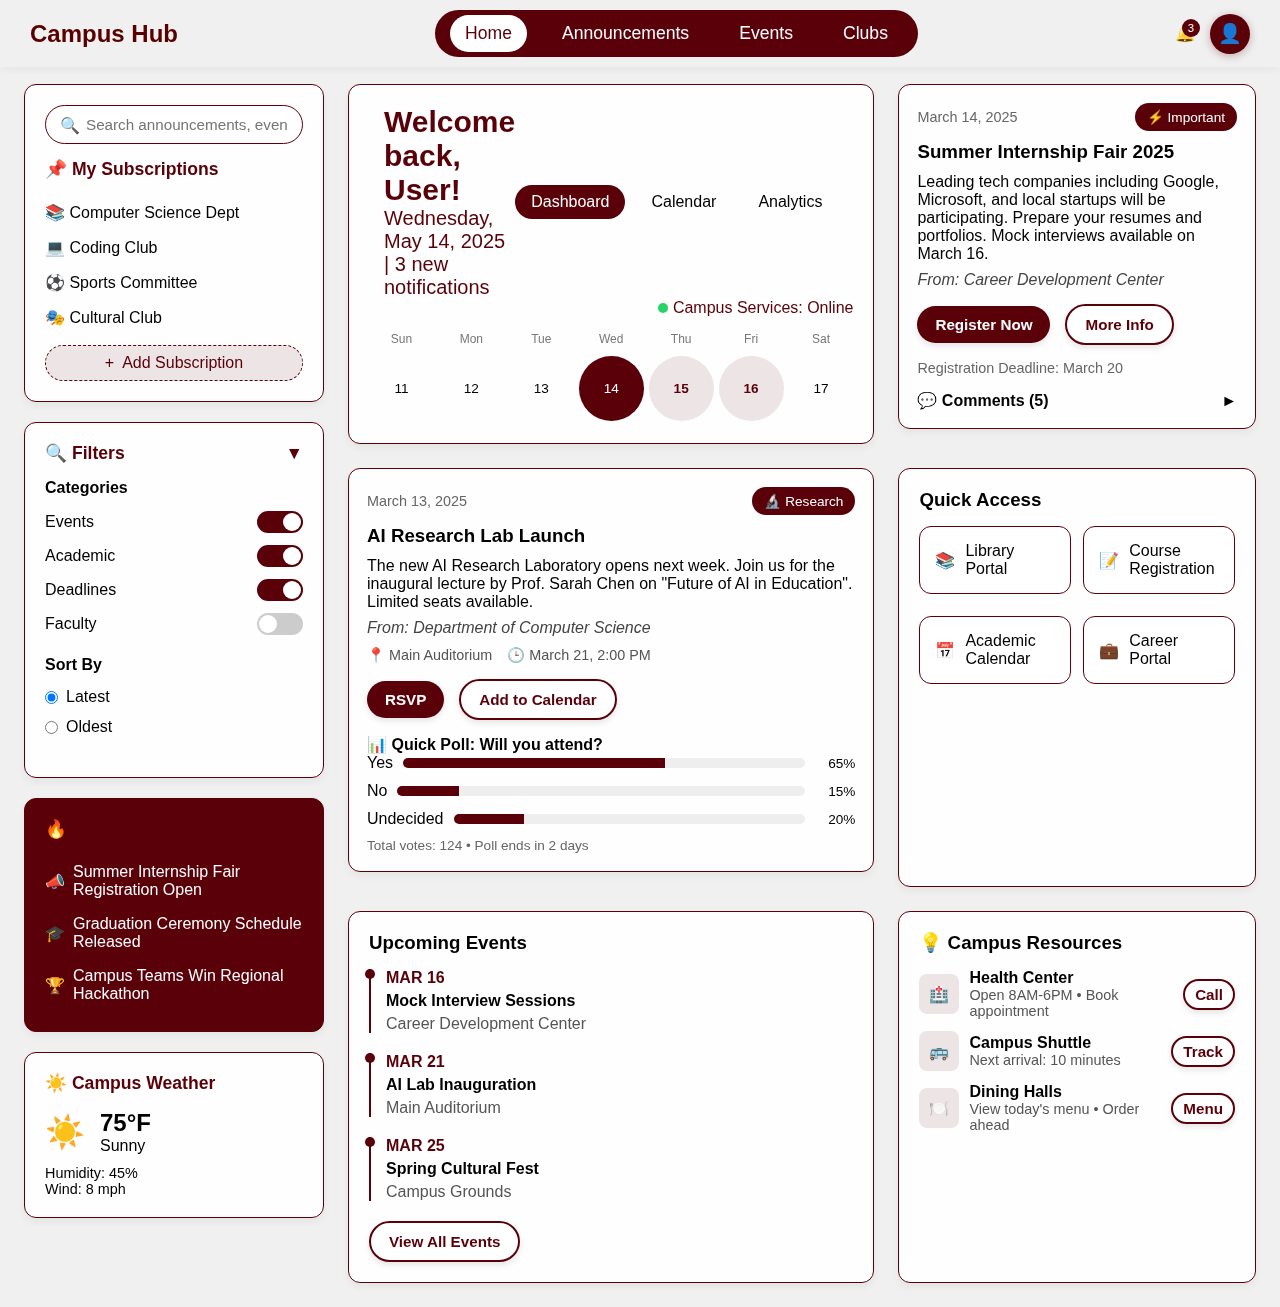
<file: home.html>
<!DOCTYPE html>
<html lang="en">
<head>
    <meta charset="UTF-8">
    <meta name="viewport" content="width=device-width, initial-scale=1.0">
    <title>Home - Campus Communication Hub</title>
    <link rel="stylesheet" href="styles.css">
<style>
    body {
        background: #f0f0f0;
        min-height: 100vh;
        font-family: Helvetica, Arial, sans-serif;
        padding-top: 60px;
        margin: 0;
    }
    
.main-nav {
    position: fixed;
    top: 0;
    left: 0;
    right: 0;
    background: transparent;
    padding: 10px 30px;
    display: flex;
    justify-content: space-between;
    align-items: center;
    z-index: 1000;
    box-shadow: 0 2px 10px rgba(0,0,0,0.05);
    backdrop-filter: blur(10px);
}

.nav-links {
    background: #590009;
    border-radius: 25px;
    padding: 5px 15px;
    display: flex;
    gap: 20px;
}

.nav-links a {
    color: white;
    text-decoration: none;
    padding: 8px 15px;
    border-radius: 20px;
    transition: all 0.3s ease;
    font-weight: 500;
}

.nav-links a:hover {
    background: rgba(255, 255, 255, 0.1);
}

.nav-links a.active {
    background: white;
    color: #590009;
}

.profile-icon {
    width: 40px;
    height: 40px;
    background: #590009;
    border-radius: 50%;
    display: flex;
    align-items: center;
    justify-content: center;
    color: white;
    text-decoration: none;
    font-size: 1.2rem;
    transition: transform 0.3s ease;
    box-shadow: 0 2px 8px rgba(89, 0, 9, 0.3);
}

.profile-icon:hover {
    transform: scale(1.1);
}
    .dashboard-container {
        display: grid;
        grid-template-columns: 300px 1fr;
        gap: 24px;
        padding: 24px;
        max-width: 1440px;
        margin: 0 auto;
    }

    /* Left Sidebar Styles */
    .sidebar {
        display: flex;
        flex-direction: column;
        gap: 20px;
    }

    .sidebar-block {
        background: rgba(255, 255, 255, 0.9);
        border: 1px solid #590009;
        border-radius: 12px;
        padding: 20px;
        backdrop-filter: blur(10px);
        box-shadow: 0 4px 8px rgba(0,0,0,0.05);
    }

    .sidebar-block h3 {
        color: #590009;
        margin-bottom: 15px;
        font-size: 1.1rem;
        display: flex;
        align-items: center;
        gap: 8px;
    }

    .subscription-list {
        list-style: none;
        padding: 0;
        margin: 0;
    }

    .subscription-item {
        display: flex;
        align-items: center;
        gap: 8px;
        padding: 8px 0;
        color: #000;
        cursor: pointer;
        transition: color 0.3s ease;
    }

    .subscription-item:hover {
        color: #590009;
    }

    .filter-group {
        margin-bottom: 15px;
    }

    .filter-group h4 {
        color: #000;
        margin-bottom: 8px;
    }

    .filter-group label {
        display: flex;
        align-items: center;
        gap: 8px;
        padding: 6px 0;
        color: #000;
        cursor: pointer;
    }

    /* Main Content Styles */
    .main-content {
        display: grid;
        gap: 24px;
        grid-template-columns: repeat(2, 1fr);
    }

    .content-block {
        background: rgba(255, 255, 255, 0.9);
        border: 1px solid #590009;
        border-radius: 12px;
        padding: 20px;
        backdrop-filter: blur(10px);
        box-shadow: 0 4px 8px rgba(0,0,0,0.05);
    }

    .content-block h3 {
        color: #000;
        margin-bottom: 15px;
    }

    .month-selector select {
        padding: 8px 16px;
        border: 1px solid #590009;
        border-radius: 6px;
        font-size: 1rem;
        color: #590009;
        background: rgba(255, 255, 255, 0.9);
    }

    .announcement-card {
        background: rgba(255, 255, 255, 0.9);
        border: 1px solid #590009;
        border-radius: 12px;
        padding: 18px;
        margin-bottom: 15px;
        backdrop-filter: blur(10px);
        box-shadow: 0 4px 8px rgba(0,0,0,0.05);
        transition: transform 0.2s ease;
    }
    
    .announcement-card:hover {
        transform: translateY(-2px);
        box-shadow: 0 6px 12px rgba(0,0,0,0.1);
    }

    .announcement-header {
        display: flex;
        justify-content: space-between;
        align-items: center;
        margin-bottom: 10px;
    }

    .category-tag {
        background: #590009;
        color: white;
        padding: 6px 12px;
        border-radius: 20px;
        font-size: 0.85rem;
        font-weight: 500;
        display: inline-block;
    }

    .announcement-title {
        color: #000;
        margin: 10px 0;
    }

    .date-tag {
        color: #666;
        font-size: 0.9rem;
    }

    .trending h3{
         color:#ffffff;
    }

    .trending-section {
        background: #590009;
        color: rgb(255, 255, 255);
    }
    
    .trending-item {
        padding: 8px 0;
        display: flex;
        align-items: center;
        gap: 8px;
    }

    .quick-link {
        background: rgba(255, 255, 255, 0.9);
        border: 1px solid #590009;
        padding: 15px;
        border-radius: 12px;
        color: #000;
        text-decoration: none;
        display: flex;
        align-items: center;
        gap: 10px;
        transition: all 0.3s ease;
        margin-bottom: 10px;
    }

    .quick-link:hover {
        transform: translateY(-3px);
        color: #590009;
        box-shadow: 0 4px 8px rgba(89, 0, 9, 0.15);
    }

    .timeline-event {
        border-left: 2px solid #590009;
        padding-left: 15px;
        margin-bottom: 20px;
        position: relative;
    }
    
    .timeline-event:before {
        content: '';
        position: absolute;
        left: -6px;
        top: 0;
        width: 10px;
        height: 10px;
        border-radius: 50%;
        background: #590009;
    }

    .event-date {
        color: #590009;
        font-weight: bold;
    }

    .event-details h4 {
        color: #000;
        margin: 5px 0;
    }
    
    .event-details p {
        margin: 0;
        color: #555;
    }

    /* Button Styles - Enhanced */
    .action-buttons {
        display: flex;
        align-items: center;
        gap: 15px;
        margin-top: 15px;
        flex-wrap: wrap;
    }

    .action-btn {
        padding: 10px 18px;
        border-radius: 25px;
        border: none;
        font-weight: 600;
        font-size: 0.95rem;
        cursor: pointer;
        transition: all 0.3s ease;
        box-shadow: 0 3px 6px rgba(0, 0, 0, 0.1);
        display: inline-flex;
        align-items: center;
        justify-content: center;
        gap: 8px;
    }

    .action-btn.primary {
        background: #590009;
        color: white;
    }

    .action-btn.primary:hover {
        background: #7a000d;
        transform: translateY(-2px);
        box-shadow: 0 5px 10px rgba(89, 0, 9, 0.3);
    }

    .action-btn.secondary {
        background: rgba(255, 255, 255, 0.9);
        border: 2px solid #590009;
        color: #590009;
    }

    .action-btn.secondary:hover {
        background: rgba(89, 0, 9, 0.1);
        color: #590009;
        transform: translateY(-2px);
        box-shadow: 0 5px 10px rgba(89, 0, 9, 0.1);
    }
    
    .announcement-meta {
        display: flex;
        gap: 15px;
        margin-top: 10px;
        color: #555;
        font-size: 0.9rem;
    }
    
    .announcement-author {
        color: #444;
        font-style: italic;
        margin: 8px 0;
    }
    
    .links-grid {
        display: grid;
        grid-template-columns: 1fr 1fr;
        gap: 12px;
    }
    
    /* Add this new button */
    .add-subscription {
        background: rgba(89, 0, 9, 0.1);
        color: #590009;
        border: 1px dashed #590009;
        border-radius: 20px;
        padding: 8px 12px;
        display: flex;
        align-items: center;
        justify-content: center;
        gap: 8px;
        margin-top: 10px;
        cursor: pointer;
        transition: all 0.3s ease;
    }
    
    .add-subscription:hover {
        background: rgba(89, 0, 9, 0.2);
    }

    /* New Interactive Features */
    .notification-bell {
        position: relative;
        margin-right: 15px;
        cursor: pointer;
    }

    .notification-count {
        position: absolute;
        top: -5px;
        right: -5px;
        background: #590009;
        color: white;
        border-radius: 50%;
        width: 18px;
        height: 18px;
        font-size: 0.7rem;
        display: flex;
        align-items: center;
        justify-content: center;
    }

    .notification-dropdown {
        position: absolute;
        top: 45px;
        right: 10px;
        width: 320px;
        background: white;
        border-radius: 12px;
        box-shadow: 0 5px 15px rgba(0,0,0,0.1);
        padding: 15px;
        z-index: 1001;
        max-height: 0;
        overflow: hidden;
        opacity: 0;
        transition: all 0.3s ease;
    }

    .notification-dropdown.active {
        max-height: 400px;
        opacity: 1;
    }

    .notification-item {
        padding: 10px;
        border-bottom: 1px solid #eee;
    }

    .notification-item:last-child {
        border-bottom: none;
    }

    /* Collapsible sections */
    .collapsible-header {
        cursor: pointer;
        display: flex;
        justify-content: space-between;
        align-items: center;
    }

    .collapsible-content {
        max-height: 0;
        overflow: hidden;
        transition: max-height 0.3s ease;
    }

    .collapsible-content.active {
        max-height: 500px;
    }

    /* Search bar */
    .search-container {
        position: relative;
        margin-bottom: 15px;
    }

    .search-bar {
        width: 100%;
        padding: 10px 15px;
        padding-left: 40px;
        border-radius: 25px;
        border: 1px solid #590009;
        font-size: 0.95rem;
        outline: none;
        transition: all 0.3s ease;
    }

    .search-bar:focus {
        box-shadow: 0 0 0 2px rgba(89, 0, 9, 0.2);
    }

    .search-icon {
        position: absolute;
        left: 15px;
        top: 50%;
        transform: translateY(-50%);
        color: #590009;
    }

    /* Calendar styles */
    .mini-calendar {
        display: grid;
        grid-template-columns: repeat(7, 1fr);
        gap: 5px;
        margin-top: 10px;
    }

    .calendar-day {
        aspect-ratio: 1/1;
        display: flex;
        align-items: center;
        justify-content: center;
        border-radius: 50%;
        font-size: 0.85rem;
        cursor: pointer;
        position: relative;
    }

    .calendar-day.has-event {
        background: rgba(89, 0, 9, 0.1);
        color: #590009;
        font-weight: bold;
    }

    .calendar-day.today {
        background: #590009;
        color: white;
    }

    .calendar-day:hover {
        background: rgba(89, 0, 9, 0.2);
    }

    .calendar-weekday {
        text-align: center;
        font-size: 0.75rem;
        color: #777;
        padding-bottom: 5px;
    }

    /* Interactive toggle switches */
    .toggle-switch {
        position: relative;
        display: inline-block;
        width: 46px;
        height: 22px;
    }

    .toggle-switch input {
        opacity: 0;
        width: 0;
        height: 0;
    }

    .toggle-slider {
        position: absolute;
        cursor: pointer;
        top: 0;
        left: 0;
        right: 0;
        bottom: 0;
        background-color: #ccc;
        transition: .4s;
        border-radius: 22px;
    }

    .toggle-slider:before {
        position: absolute;
        content: "";
        height: 18px;
        width: 18px;
        left: 2px;
        bottom: 2px;
        background-color: white;
        transition: .4s;
        border-radius: 50%;
    }

    input:checked + .toggle-slider {
        background-color: #590009;
    }

    input:checked + .toggle-slider:before {
        transform: translateX(24px);
    }

    .toggle-label {
        display: flex;
        align-items: center;
        justify-content: space-between;
    }

    .toggle-label span {
        flex: 1;
    }

    /* Discussion section */
    .discussion-container {
        margin-top: 10px;
    }

    .comment {
        background: rgba(240, 240, 240, 0.5);
        border-radius: 10px;
        padding: 12px;
        margin-bottom: 10px;
    }

    .comment-header {
        display: flex;
        justify-content: space-between;
        margin-bottom: 5px;
    }

    .comment-author {
        font-weight: bold;
        color: #590009;
    }

    .comment-time {
        font-size: 0.85rem;
        color: #777;
    }

    .comment-input {
        display: flex;
        margin-top: 15px;
    }

    .comment-input input {
        flex: 1;
        padding: 10px;
        border: 1px solid #ddd;
        border-radius: 20px;
        margin-right: 10px;
    }

    .poll-option {
        display: flex;
        align-items: center;
        gap: 10px;
        margin-bottom: 10px;
    }

    .poll-bar {
        flex: 1;
        height: 10px;
        background: #eee;
        border-radius: 5px;
        overflow: hidden;
        position: relative;
    }

    .poll-progress {
        position: absolute;
        height: 100%;
        background: #590009;
    }

    .poll-count {
        min-width: 40px;
        text-align: right;
        font-size: 0.85rem;
    }

    /* Weather Widget */
    .weather-widget {
        display: flex;
        align-items: center;
        gap: 15px;
        margin-top: 10px;
    }

    .weather-icon {
        font-size: 2rem;
    }

    .weather-details {
        flex: 1;
    }

    .weather-temp {
        font-size: 1.5rem;
        font-weight: bold;
    }

    /* Expanded dashboard header */
    .dashboard-header {
        grid-column: span 2;
        display: flex;
        justify-content: space-between;
        align-items: center;
        padding: 0 15px;
    }

    .welcome-text {
        font-size: 1.25rem;
        color: #590009;
    }

    .action-tabs {
        display: flex;
        gap: 10px;
    }

    .action-tab {
        padding: 8px 16px;
        border-radius: 20px;
        cursor: pointer;
        transition: all 0.3s ease;
    }

    .action-tab.active {
        background: #590009;
        color: white;
    }

    /* Popup */
    .popup-overlay {
        position: fixed;
        top: 0;
        left: 0;
        right: 0;
        bottom: 0;
        background: rgba(0, 0, 0, 0.5);
        display: flex;
        align-items: center;
        justify-content: center;
        z-index: 2000;
        opacity: 0;
        visibility: hidden;
        transition: all 0.3s ease;
    }

    .popup-overlay.active {
        opacity: 1;
        visibility: visible;
    }

    .popup-content {
        background: white;
        border-radius: 15px;
        padding: 25px;
        width: 90%;
        max-width: 500px;
        position: relative;
        transform: translateY(20px);
        transition: all 0.3s ease;
    }

    .popup-overlay.active .popup-content {
        transform: translateY(0);
    }

    .popup-close {
        position: absolute;
        top: 15px;
        right: 15px;
        background: none;
        border: none;
        font-size: 1.5rem;
        cursor: pointer;
        color: #590009;
    }

    /* Tooltip */
    .tooltip {
        position: relative;
        display: inline-block;
    }

    .tooltip .tooltip-text {
        visibility: hidden;
        width: 120px;
        background-color: #555;
        color: #fff;
        text-align: center;
        border-radius: 6px;
        padding: 5px;
        position: absolute;
        z-index: 1;
        bottom: 125%;
        left: 50%;
        margin-left: -60px;
        opacity: 0;
        transition: opacity 0.3s;
    }

    .tooltip:hover .tooltip-text {
        visibility: visible;
        opacity: 1;
    }
</style>
</head>
<body>
    <nav class="main-nav">
        <h1 class="logo" style="color: #590000;">
            <a href="home.html" style="color: #590000; text-decoration: none;">
                Campus Hub
            </a>
        </h1>
        <div class="nav-links">
            <a href="home.html" class="active">Home</a>
            <a href="announcements.html">Announcements</a>
            <a href="events.html">Events</a>
            <a href="clubs.html">Clubs</a>
        </div>
        <div style="display: flex; align-items: center;">
            <div class="notification-bell" onclick="toggleNotifications()">
                🔔
                <span class="notification-count">3</span>
                <div class="notification-dropdown" id="notificationDropdown">
                    <h4>Notifications</h4>
                    <div class="notification-item">
                        <strong>New Announcement</strong>
                        <p>Summer Internship Fair registration is now open</p>
                        <small>2 hours ago</small>
                    </div>
                    <div class="notification-item">
                        <strong>Event Reminder</strong>
                        <p>Mock Interviews start tomorrow at 10 AM</p>
                        <small>5 hours ago</small>
                    </div>
                    <div class="notification-item">
                        <strong>Course Update</strong>
                        <p>CS401 class rescheduled to Room 302B</p>
                        <small>Yesterday</small>
                    </div>
                </div>
            </div>
            <a href="profile.html" class="profile-icon">👤</a>
        </div>
    </nav>

    <div class="dashboard-container">
        <!-- Left Sidebar -->
        <aside class="sidebar">
            <div class="sidebar-block">
                <div class="search-container">
                    <span class="search-icon">🔍</span>
                    <input type="text" class="search-bar" placeholder="Search announcements, events..." />
                </div>
                <h3>📌 My Subscriptions</h3>
                <ul class="subscription-list">
                    <li class="subscription-item">📚 Computer Science Dept</li>
                    <li class="subscription-item">💻 Coding Club</li>
                    <li class="subscription-item">⚽ Sports Committee</li>
                    <li class="subscription-item">🎭 Cultural Club</li>
                </ul>
                <div class="add-subscription" onclick="showPopup('subscriptionPopup')">
                    <span>+</span> Add Subscription
                </div>
            </div>

            <div class="sidebar-block">
                <h3 class="collapsible-header" onclick="toggleCollapsible('filtersContent')">
                    🔍 Filters
                    <span>▼</span>
                </h3>
                <div class="collapsible-content active" id="filtersContent">
                    <div class="filter-group">
                        <h4>Categories</h4>
                        <label class="toggle-label">
                            <span>Events</span>
                            <label class="toggle-switch">
                                <input type="checkbox" checked>
                                <span class="toggle-slider"></span>
                            </label>
                        </label>
                        <label class="toggle-label">
                            <span>Academic</span>
                            <label class="toggle-switch">
                                <input type="checkbox" checked>
                                <span class="toggle-slider"></span>
                            </label>
                        </label>
                        <label class="toggle-label">
                            <span>Deadlines</span>
                            <label class="toggle-switch">
                                <input type="checkbox" checked>
                                <span class="toggle-slider"></span>
                            </label>
                        </label>
                        <label class="toggle-label">
                            <span>Faculty</span>
                            <label class="toggle-switch">
                                <input type="checkbox">
                                <span class="toggle-slider"></span>
                            </label>
                        </label>
                    </div>
                    <div class="filter-group">
                        <h4>Sort By</h4>
                        <label><input type="radio" name="sort" checked> Latest</label>
                        <label><input type="radio" name="sort"> Oldest</label>
                    </div>
                </div>
            </div>

            <div class="sidebar-block trending-section">
                <h3>🔥 Trending</h3>
                <div class="trending-item">
                    <span>📣</span>
                    <p>Summer Internship Fair Registration Open</p>
                </div>
                <div class="trending-item">
                    <span>🎓</span>
                    <p>Graduation Ceremony Schedule Released</p>
                </div>
                <div class="trending-item">
                    <span>🏆</span>
                    <p>Campus Teams Win Regional Hackathon</p>
                </div>
            </div>
            
            <!-- New Weather Block -->
            <div class="sidebar-block">
                <h3>☀️ Campus Weather</h3>
                <div class="weather-widget">
                    <div class="weather-icon">☀️</div>
                    <div class="weather-details">
                        <div class="weather-temp">75°F</div>
                        <div class="weather-desc">Sunny</div>
                    </div>
                </div>
                <div style="margin-top: 10px; font-size: 0.9rem;">
                    <div>Humidity: 45%</div>
                    <div>Wind: 8 mph</div>
                </div>
            </div>
        </aside>

        <!-- Main Content -->
       <main class="main-content">
    <div class="content-block full-width">
        <div class="dashboard-header">
            <div class="welcome-text">
                <h2>Welcome back, User!</h2>
                <p>Wednesday, May 14, 2025 | 3 new notifications</p>
            </div>
            <div class="action-tabs">
                <div class="action-tab active">Dashboard</div>
                <div class="action-tab">Calendar</div>
                <div class="action-tab">Analytics</div>
            </div>
        </div>
        <div style="display: flex; justify-content: space-between; align-items: center;">
            <div class="month-selector" style="min-width: 150px;">

            </div>

                    <div class="campus-status">
                        <span class="tooltip">
                            <span style="display: flex; align-items: center; color: #590009;">
                                <span style="width: 10px; height: 10px; background: #25D366; border-radius: 50%; display: inline-block; margin-right: 5px;"></span>
                                Campus Services: Online
                            </span>
                            <span class="tooltip-text">All campus networks and services are operational</span>
                        </span>
                    </div>
                </div>
                
                <!-- Mini Calendar -->
                <div style="margin-top: 15px;">
                    <div class="mini-calendar">
                        <div class="calendar-weekday">Sun</div>
                        <div class="calendar-weekday">Mon</div>
                        <div class="calendar-weekday">Tue</div>
                        <div class="calendar-weekday">Wed</div>
                        <div class="calendar-weekday">Thu</div>
                        <div class="calendar-weekday">Fri</div>
                        <div class="calendar-weekday">Sat</div>
                        
                        <div class="calendar-day">11</div>
                        <div class="calendar-day">12</div>
                        <div class="calendar-day">13</div>
                        <div class="calendar-day today">14</div>
                        <div class="calendar-day has-event">15</div>
                        <div class="calendar-day has-event">16</div>
                        <div class="calendar-day">17</div>
                    </div>
                </div>
            </div>

            <div class="announcement-card">
                <div class="announcement-header">
                    <span class="date-tag">March 14, 2025</span>
                    <span class="category-tag">⚡ Important</span>
                </div>
                <h3 class="announcement-title">Summer Internship Fair 2025</h3>
                <p class="announcement-content">Leading tech companies including Google, Microsoft, and local startups will be participating. Prepare your resumes and portfolios. Mock interviews available on March 16.</p>
                <p class="announcement-author">From: Career Development Center</p>
                <div class="action-buttons">
                    <button class="action-btn primary" onclick="showPopup('registerPopup')">Register Now</button>
                    <button class="action-btn secondary">More Info</button>
                    <span class="date-tag">Registration Deadline: March 20</span>
                </div>
                
                <!-- Interactive Comments Section -->
                <div style="margin-top: 15px;">
                    <h4 onclick="toggleCollapsible('commentSection')" class="collapsible-header">
                        💬 Comments (5)
                        <span>▼</span>
                    </h4>
                    <div class="collapsible-content" id="commentSection">
                        <div class="discussion-container">
                            <div class="comment">
                                <div class="comment-header">
                                    <span class="comment-author">Prof. Johnson</span>
                                    <span class="comment-time">1 hour ago</span>
                                </div>
                                <p>Portfolios are strongly recommended for design and CS students, but not mandatory for all majors.</p>
                            </div>
                            <div class="comment">
                                <div class="comment-header">
                                    <span class="comment-author">Alex T.</span>
                                    <span class="comment-time">45 mins ago</span>
                                </div>
                                <p>Will there be any virtual participation options available?</p>
                            </div>
                            <div class="comment-input">
                                <input type="text" placeholder="Add your comment..." />
                                <button class="action-btn primary">Post</button>
                            </div>
                        </div>
                    </div>
                </div>
            </div>

            <div class="announcement-card">
                <div class="announcement-header">
                    <span class="date-tag">March 13, 2025</span>
                    <span class="category-tag">🔬 Research</span>
                </div>
                <h3 class="announcement-title">AI Research Lab Launch</h3>
                <p class="announcement-content">The new AI Research Laboratory opens next week. Join us for the inaugural lecture by Prof. Sarah Chen on "Future of AI in Education". Limited seats available.</p>
                <p class="announcement-author">From: Department of Computer Science</p>
                <div class="announcement-meta">
                    <span>📍 Main Auditorium</span>
                    <span>🕒 March 21, 2:00 PM</span>
                </div>
                <div class="action-buttons">
                    <button class="action-btn primary">RSVP</button>
                    <button class="action-btn secondary">Add to Calendar</button>
                </div>
                
                <!-- Interactive Poll -->
                <div style="margin-top: 15px;">
                    <h4>📊 Quick Poll: Will you attend?</h4>
                    <div class="poll-option">
                        <span>Yes</span>
                        <div class="poll-bar">
                            <div class="poll-progress" style="width: 65%;"></div>
                        </div>
                        <span class="poll-count">65%</span>
                    </div>
                    <div class="poll-option">
                        <span>No</span>
                        <div class="poll-bar">
                            <div class="poll-progress" style="width: 15%;"></div>
                        </div>
                        <span class="poll-count">15%</span>
                    </div>
                    <div class="poll-option">
                        <span>Undecided</span>
                        <div class="poll-bar">
                            <div class="poll-progress" style="width: 20%;"></div>
                        </div>
                        <span class="poll-count">20%</span>
                    </div>
                    <div style="font-size: 0.85rem; color: #666; margin-top: 5px;">
                        Total votes: 124 • Poll ends in 2 days
                    </div>
                </div>
            </div>

            <div class="content-block">
                <h3>Quick Access</h3>
                <div class="links-grid">
                    <a href="#" class="quick-link">
                        <span>📚</span>
                        <span>Library Portal</span>
                    </a>
                    <a href="#" class="quick-link">
                        <span>📝</span>
                        <span>Course Registration</span>
                    </a>
                    <a href="#" class="quick-link">
                        <span>📅</span>
                        <span>Academic Calendar</span>
                    </a>
                    <a href="#" class="quick-link">
                        <span>💼</span>
                        <span>Career Portal</span>
                    </a>
                </div>
            </div>

            <div class="content-block">
                <h3>Upcoming Events</h3>
                <div class="events-timeline">
                    <div class="timeline-event">
                        <div class="event-date">MAR 16</div>
                        <div class="event-details">
                            <h4>Mock Interview Sessions</h4>
                            <p>Career Development Center</p>
                        </div>
                    </div>
                    <div class="timeline-event">
                        <div class="event-date">MAR 21</div>
                        <div class="event-details">
                            <h4>AI Lab Inauguration</h4>
                            <p>Main Auditorium</p>
                        </div>
                    </div>
                    <div class="timeline-event">
                        <div class="event-date">MAR 25</div>
                        <div class="event-details">
                            <h4>Spring Cultural Fest</h4>
                            <p>Campus Grounds</p>
                        </div>
                    </div>
                </div>
                <div class="action-buttons">
                    <button class="action-btn secondary">View All Events</button>
                </div>
            </div>
            
            <!-- New Bento Box: Campus Resources -->
            <div class="content-block">
                <h3>💡 Campus Resources</h3>
                <div style="display: flex; flex-direction: column; gap: 12px;">
                    <div class="resource-item" style="display: flex; align-items: center; gap: 10px;">
                        <div style="width: 40px; height: 40px; background: rgba(89, 0, 9, 0.1); border-radius: 8px; display: flex; align-items: center; justify-content: center; color: #590009;">
                            🏥
                        </div>
                        <div style="flex: 1;">
                            <h4 style="margin: 0; color: #000;">Health Center</h4>
                            <p style="margin: 0; font-size: 0.9rem; color: #555;">Open 8AM-6PM • Book appointment</p>
                        </div>
                        <button class="action-btn secondary" style="padding: 5px 10px;">Call</button>
                    </div>
                    
                    <div class="resource-item" style="display: flex; align-items: center; gap: 10px;">
                        <div style="width: 40px; height: 40px; background: rgba(89, 0, 9, 0.1); border-radius: 8px; display: flex; align-items: center; justify-content: center; color: #590009;">
                            🚌
                        </div>
                        <div style="flex: 1;">
                            <h4 style="margin: 0; color: #000;">Campus Shuttle</h4>
                            <p style="margin: 0; font-size: 0.9rem; color: #555;">Next arrival: 10 minutes</p>
                        </div>
                        <button class="action-btn secondary" style="padding: 5px 10px;">Track</button>
                    </div>
                    
                    <div class="resource-item" style="display: flex; align-items: center; gap: 10px;">
                        <div style="width: 40px; height: 40px; background: rgba(89, 0, 9, 0.1); border-radius: 8px; display: flex; align-items: center; justify-content: center; color: #590009;">
                            🍽️
                        </div>
                        <div style="flex: 1;">
                            <h4 style="margin: 0; color: #000;">Dining Halls</h4>
                            <p style="margin: 0; font-size: 0.9rem; color: #555;">View today's menu • Order ahead</p>
                        </div>
                        <button class="action-btn secondary" style="padding: 5px 10px;">Menu</button>
                    </div>
                </div>
            </div>
        </main>
    </div>
    
    <!-- Popups -->
    <div id="registerPopup" class="popup-overlay">
        <div class="popup-content">
            <button class="popup-close" onclick="hidePopup('registerPopup')">×</button>
            <h2>Register for Internship Fair</h2>
            <form>
                <div style="margin-bottom: 15px;">
                    <label style="display: block; margin-bottom: 5px;">Full Name</label>
                    <input type="text" style="width: 100%; padding: 10px; border-radius: 5px; border: 1px solid #ddd;" />
                </div>
                <div style="margin-bottom: 15px;">
                    <label style="display: block; margin-bottom: 5px;">Student ID</label>
                    <input type="text" style="width: 100%; padding: 10px; border-radius: 5px; border: 1px solid #ddd;" />
                </div>
                <div style="margin-bottom: 15px;">
                    <label style="display: block; margin-bottom: 5px;">Email</label>
                    <input type="email" style="width: 100%; padding: 10px; border-radius: 5px; border: 1px solid #ddd;" />
                </div>
                <div style="margin-bottom: 15px;">
                    <label style="display: block; margin-bottom: 5px;">Major</label>
                    <select style="width: 100%; padding: 10px; border-radius: 5px; border: 1px solid #ddd;">
                        <option>Computer Science</option>
                        <option>Business</option>
                        <option>Engineering</option>
                        <option>Arts</option>
                        <option>Other</option>
                    </select>
                </div>
                <div style="margin-bottom: 15px;">
                    <label>
                        <input type="checkbox" />
                        I agree to share my resume with participating companies
                    </label>
                </div>
                <button class="action-btn primary" style="width: 100%;">Complete Registration</button>
            </form>
        </div>
    </div>
    
    <div id="subscriptionPopup" class="popup-overlay">
        <div class="popup-content">
            <button class="popup-close" onclick="hidePopup('subscriptionPopup')">×</button>
            <h2>Add New Subscription</h2>
            <div class="search-container" style="margin-bottom: 20px;">
                <span class="search-icon">🔍</span>
                <input type="text" class="search-bar" placeholder="Search departments, clubs..." />
            </div>
            
            <div style="max-height: 300px; overflow-y: auto;">
                <div style="padding: 10px; border-bottom: 1px solid #eee; display: flex; align-items: center; justify-content: space-between;">
                    <span>📊 Business School</span>
                    <button class="action-btn secondary" style="padding: 5px 10px;">Subscribe</button>
                </div>
                <div style="padding: 10px; border-bottom: 1px solid #eee; display: flex; align-items: center; justify-content: space-between;">
                    <span>🧪 Chemistry Department</span>
                    <button class="action-btn secondary" style="padding: 5px 10px;">Subscribe</button>
                </div>
                <div style="padding: 10px; border-bottom: 1px solid #eee; display: flex; align-items: center; justify-content: space-between;">
                    <span>🎭 Drama Society</span>
                    <button class="action-btn secondary" style="padding: 5px 10px;">Subscribe</button>
                </div>
                <div style="padding: 10px; border-bottom: 1px solid #eee; display: flex; align-items: center; justify-content: space-between;">
                    <span>🌍 International Students Association</span>
                    <button class="action-btn secondary" style="padding: 5px 10px;">Subscribe</button>
                </div>
                <div style="padding: 10px; border-bottom: 1px solid #eee; display: flex; align-items: center; justify-content: space-between;">
                    <span>📰 Campus News</span>
                    <button class="action-btn secondary" style="padding: 5px 10px;">Subscribe</button>
                </div>
            </div>
        </div>
    </div>

    <script>
        // Toggle notification dropdown
        function toggleNotifications() {
            const dropdown = document.getElementById('notificationDropdown');
            dropdown.classList.toggle('active');
        }
        
        // Toggle collapsible sections
        function toggleCollapsible(id) {
            const content = document.getElementById(id);
            content.classList.toggle('active');
            
            // Update the arrow in the header
            const header = content.previousElementSibling;
            const arrow = header.querySelector('span');
            if (content.classList.contains('active')) {
                arrow.textContent = '▼';
            } else {
                arrow.textContent = '►';
            }
        }
        
        // Show popup
        function showPopup(id) {
            const popup = document.getElementById(id);
            popup.classList.add('active');
        }
        
        // Hide popup
        function hidePopup(id) {
            const popup = document.getElementById(id);
            popup.classList.remove('active');
        }
        
        // Change month in the selector
        function changeMonth() {
            const selector = document.getElementById('monthSelector');
            // In a real application, this would reload the content for the selected month
            alert('Changed to ' + selector.value);
        }
        
        // Close notifications when clicking outside
        document.addEventListener('click', function(event) {
            const dropdown = document.getElementById('notificationDropdown');
            const bell = document.querySelector('.notification-bell');
            
            if (!bell.contains(event.target) && dropdown.classList.contains('active')) {
                dropdown.classList.remove('active');
            }
        });
        
        // Initialize any collapsible sections
        document.addEventListener('DOMContentLoaded', function() {
            // Set the defaults for collapsible sections
            const collapsibles = document.querySelectorAll('.collapsible-content');
            collapsibles.forEach(function(collapsible) {
                if (!collapsible.classList.contains('active')) {
                    const header = collapsible.previousElementSibling;
                    const arrow = header.querySelector('span');
                    if (arrow) arrow.textContent = '►';
                }
            });
        });
    </script>
</body>
</html>
</file>
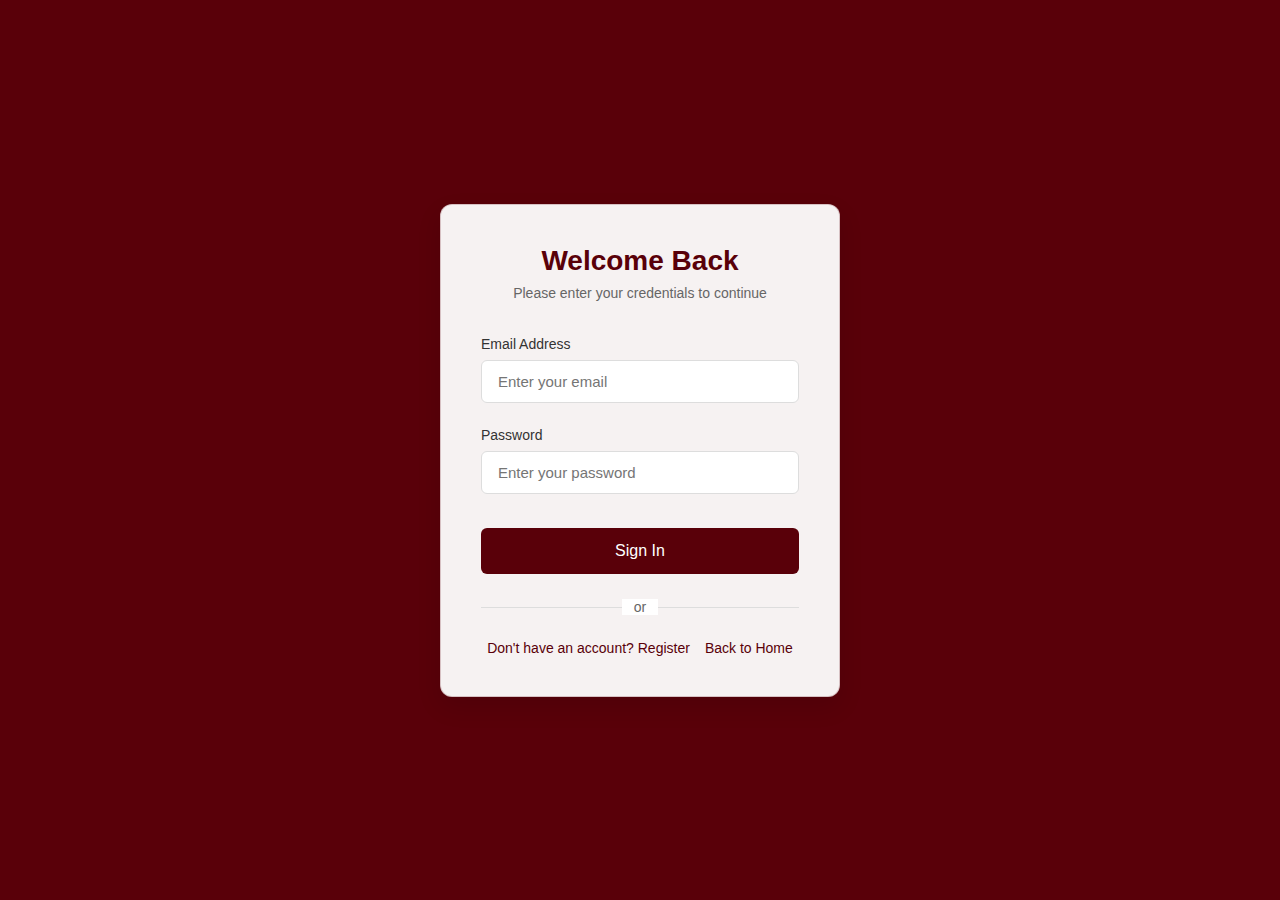
<file: login.html>
<!DOCTYPE html>
<html lang="en">
<head>
    <meta charset="UTF-8">
    <meta name="viewport" content="width=device-width, initial-scale=1.0">
    <title>Login - Campus Communication Hub</title>
    <style>
        * {
            margin: 0;
            padding: 0;
            box-sizing: border-box;
            font-family: Helvetica, Arial, sans-serif;
        }

        button, a, input, select {
            cursor: url('data:image/svg+xml;utf8,<svg xmlns="http://www.w3.org/2000/svg" width="16" height="16" style="fill:%23590009;stroke:%23590009;stroke-width:2px"><circle cx="8" cy="8" r="6"/></svg>') 8 8, pointer !important;
        }

        body {
            background: #590009;
            height: 100vh;
            display: flex;
            justify-content: center;
            align-items: center;
        }

        .login-container {
            background-color: rgba(255, 255, 255, 0.95);
            border: 1px solid rgba(89, 0, 9, 0.2);
            border-radius: 12px;
            padding: 40px;
            width: 90%;
            max-width: 400px;
            box-shadow: 0 10px 25px rgba(0, 0, 0, 0.1);
        }

        .login-header {
            text-align: center;
            margin-bottom: 35px;
        }

        .login-header h1 {
            color: #590009;
            font-size: 28px;
            font-weight: 600;
            margin-bottom: 8px;
        }

        .login-header p {
            color: #666;
            font-size: 14px;
        }

        .form-group {
            margin-bottom: 24px;
        }

        .form-group label {
            display: block;
            color: #333;
            font-size: 14px;
            font-weight: 500;
            margin-bottom: 8px;
        }

        .form-group input {
            width: 100%;
            padding: 12px 16px;
            border: 1px solid #ddd;
            border-radius: 6px;
            font-size: 15px;
            color: #333;
            transition: all 0.3s ease;
            background: #fff;
        }

        .form-group input:focus {
            outline: none;
            border-color: #590009;
            box-shadow: 0 0 0 3px rgba(89, 0, 9, 0.1);
        }

        .login-btn {
            background: #590009;
            color: white;
            border: none;
            padding: 14px;
            width: 100%;
            border-radius: 6px;
            font-size: 16px;
            font-weight: 500;
            cursor: pointer;
            transition: all 0.3s ease;
            margin-top: 10px;
        }

        .login-btn:hover {
            background: #7a000d;
            transform: translateY(-1px);
        }

        .back-link {
            display: block;
            text-align: center;
            margin-top: 24px;
            color: #590009;
            text-decoration: none;
            font-size: 14px;
            font-weight: 500;
        }

        .back-link:hover {
            color: #7a000d;
        }

        .divider {
            margin: 24px 0;
            text-align: center;
            position: relative;
        }

        .divider::before {
            content: '';
            position: absolute;
            left: 0;
            top: 50%;
            width: 100%;
            height: 1px;
            background: #ddd;
        }

        .divider span {
            background: #fff;
            padding: 0 12px;
            color: #666;
            font-size: 14px;
            position: relative;
        }

        .nav-buttons {
            display: flex;
            justify-content: center;
            gap: 15px;
            margin-top: 20px;
        }

        .nav-buttons .back-link {
            margin-top: 0;
        }
    </style>
</head>
<body>
    <div class="login-container">
        <div class="login-header">
            <h1>Welcome Back</h1>
            <p>Please enter your credentials to continue</p>
        </div>
        <form id="loginForm" onsubmit="handleLogin(event)">
            <div class="form-group">
                <label>Email Address</label>
                <input type="email" id="email" placeholder="Enter your email" required>
            </div>
            <div class="form-group">
                <label>Password</label>
                <input type="password" placeholder="Enter your password" required>
            </div>
            <button type="submit" class="login-btn">Sign In</button>
        </form>
        <div class="divider">
            <span>or</span>
        </div>
        <div class="nav-buttons">
            <a href="register.html" class="back-link">Don't have an account? Register</a>
            <a href="index.html" class="back-link">Back to Home</a>
        </div>
    </div>

    <script>
    function handleLogin(event) {
        event.preventDefault();
        
        const userData = {
            email: document.getElementById('email').value,
            name: document.getElementById('email').value.split('@')[0], // Default name from email
            course: 'Computer Science', // Default course
            phone: '+1 234-567-8900', // Default phone
            profilePic: null
        };

        // Save user data to localStorage
        localStorage.setItem('userData', JSON.stringify(userData));
        window.location.href = 'home.html';
    }

    // Check if user is already logged in
    window.addEventListener('load', () => {
        if (localStorage.getItem('userData')) {
            window.location.href = 'home.html';
        }
    });
    </script>
</body>
</html>
</file>
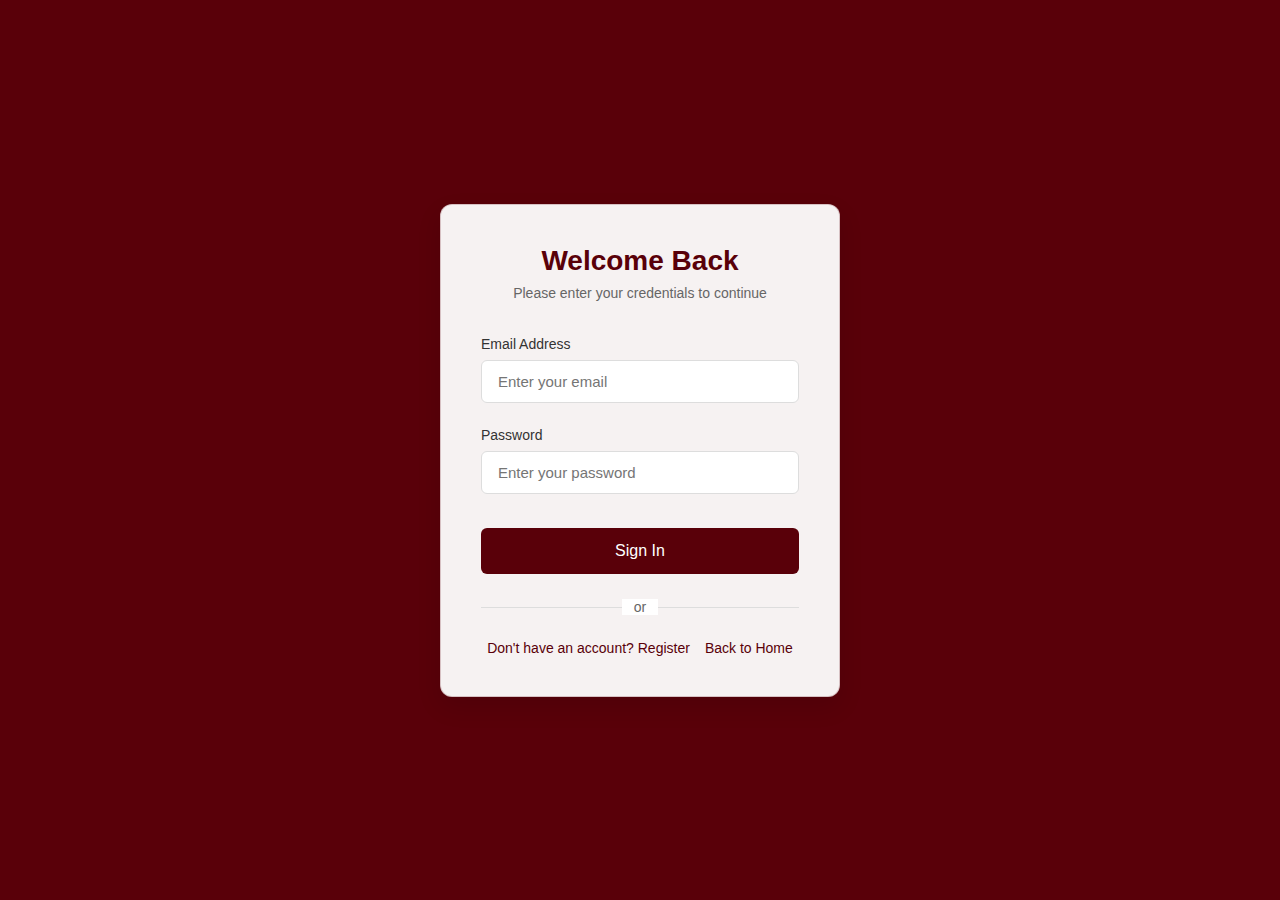
<file: profile.html>
<!DOCTYPE html>
<html lang="en">
<head>
    <meta charset="UTF-8">
    <meta name="viewport" content="width=device-width, initial-scale=1.0">
    <title>Profile - Campus Communication Hub</title>
    <link rel="stylesheet" href="styles.css">
    <style>
        body {
            background: #f0f0f0;
            min-height: 100vh;
            padding-top: 60px;
            font-family: Helvetica, Arial, sans-serif;
        }

.main-nav {
    position: fixed;
    top: 0;
    left: 0;
    right: 0;
    background: transparent;
    padding: 10px 30px;
    display: flex;
    justify-content: space-between;
    align-items: center;
    z-index: 1000;
}

.nav-links {
    background: #590009;
    border-radius: 25px;
    padding: 5px 15px;
    display: flex;
    gap: 20px;
}

.nav-links a {
    color: white;
    text-decoration: none;
    padding: 8px 15px;
    border-radius: 20px;
    transition: all 0.3s ease;
}

.nav-links a:hover {
    background: rgba(255, 255, 255, 0.1);
}

.nav-links a.active {
    background: white;
    color: #590009;
}
.profile-icon {
    width: 40px;
    height: 40px;
    background: #590009;
    border-radius: 50%;
    display: flex;
    align-items: center;
    justify-content: center;
    color: white;
    text-decoration: none;
    font-size: 1.2rem;
    transition: transform 0.3s ease;
}

.profile-icon:hover {
    transform: scale(1.1);
}
        .profile-container {
            max-width: 1000px;
            margin: 0 auto;
            padding: 20px;
        }

        .profile-header {
            background: rgba(255, 255, 255, 0.9);
            border: 1px solid #590009;
            border-radius: 12px;
            padding: 30px;
            backdrop-filter: blur(10px);
            display: flex;
            align-items: center;
            gap: 30px;
            margin-bottom: 20px;
        }

        .profile-picture {
            width: 120px;
            height: 120px;
            background: linear-gradient(135deg, #ff6b6b, #590009);
            border-radius: 50%;
            display: flex;
            align-items: center;
            justify-content: center;
            font-size: 3rem;
            color: white;
        }

        .profile-info h1 {
            color: #590009;
            margin-bottom: 10px;
        }

        .profile-info p {
            color: #000;
            margin: 5px 0;
        }

        .profile-grid {
            display: grid;
            grid-template-columns: 2fr 1fr;
            gap: 20px;
        }

        .profile-section {
            background: rgba(255, 255, 255, 0.9);
            border: 1px solid #590009;
            border-radius: 12px;
            padding: 20px;
            backdrop-filter: blur(10px);
        }

        .section-title {
            color: #590009;
            margin-bottom: 20px;
            padding-bottom: 10px;
            border-bottom: 1px solid #590009;
        }

        .form-group {
            margin-bottom: 20px;
        }

        .form-group label {
            display: block;
            color: #590009;
            margin-bottom: 8px;
        }

        .form-group input {
            width: 100%;
            padding: 12px;
            border: 1px solid #590009;
            border-radius: 6px;
            font-size: 1rem;
            background: rgba(255, 255, 255, 0.9);
            transition: all 0.3s ease;
        }

        .form-group input:focus {
            outline: none;
            border-color: #590009;
            box-shadow: 0 0 0 2px rgba(89, 0, 9, 0.1);
        }

        .subscription-list {
            list-style: none;
        }

        .subscription-item {
            display: flex;
            justify-content: space-between;
            align-items: center;
            padding: 12px 0;
            border-bottom: 1px solid rgba(89, 0, 9, 0.1);
        }

        .subscription-item:last-child {
            border-bottom: none;
        }

        .unsubscribe-btn {
            background: none;
            border: 1px solid #590009;
            color: #590009;
            padding: 5px 10px;
            border-radius: 15px;
            cursor: pointer;
            transition: all 0.3s ease;
        }

        .unsubscribe-btn:hover {
            background: #590009;
            color: white;
        }

        .save-btn {
            background: #590009;
            color: white;
            border: none;
            padding: 12px 30px;
            border-radius: 25px;
            font-size: 1rem;
            cursor: pointer;
            transition: all 0.3s ease;
        }

        .save-btn:hover {
            background: #7a000d;
            transform: translateY(-2px);
        }

        .notification-toggle {
            display: flex;
            justify-content: space-between;
            align-items: center;
            padding: 12px 0;
            border-bottom: 1px solid rgba(89, 0, 9, 0.1);
        }

        .switch {
            position: relative;
            display: inline-block;
            width: 50px;
            height: 24px;
        }

        .switch input {
            opacity: 0;
            width: 0;
            height: 0;
        }

        .slider {
            position: absolute;
            cursor: pointer;
            top: 0;
            left: 0;
            right: 0;
            bottom: 0;
            background-color: #ccc;
            transition: .4s;
            border-radius: 24px;
            border: 1px solid #590009;
        }

        .slider:before {
            position: absolute;
            content: "";
            height: 16px;
            width: 16px;
            left: 4px;
            bottom: 3px;
            background-color: white;
            transition: .4s;
            border-radius: 50%;
        }

        input:checked + .slider {
            background-color: #590009;
        }

        input:checked + .slider:before {
            transform: translateX(26px);
        }

.logout-btn {
    background: transparent;
    color: #590009;
    border: 1px solid #590009;
    padding: 12px 30px;
    border-radius: 25px;
    font-size: 1rem;
    cursor: pointer;
    transition: all 0.3s ease;
    margin-left: 10px;
}

.logout-btn:hover {
    background: #590009;
    color: white;
    transform: translateY(-2px);
}

.profile-actions {
    display: flex;
    gap: 10px;
    margin-top: 20px;
}

.toast {
    position: fixed;
    bottom: 20px;
    right: 20px;
    background: rgba(89, 0, 9, 0.9);
    color: white;
    padding: 15px 25px;
    border-radius: 25px;
    backdrop-filter: blur(10px);
    transform: translateY(100px);
    opacity: 0;
    transition: all 0.3s ease;
}

.toast.show {
    transform: translateY(0);
    opacity: 1;
}
    </style>
</head>
<body>
    <nav class="main-nav">
    <h1 class="logo" style="color: #590000;">
        <a href="home.html" style="color: #590000; text-decoration: none;">
            Campus Hub
        </a>
    </h1>
        <div class="nav-links">
            <a href="home.html" class="active">Home</a>
            <a href="announcements.html">Announcements</a>
            <a href="events.html">Events</a>
            <a href="clubs.html">Clubs</a>
        </div>
        <a href="profile.html" class="profile-icon">👤</a>
    </nav>
    <div class="profile-container">
        <div class="profile-header">
            <div class="profile-picture-container">
                <div class="profile-picture" id="profilePic" onclick="document.getElementById('imageUpload').click()">
                    👤
                </div>
                <input type="file" id="imageUpload" accept="image/*" onchange="updateProfilePicture(this)" style="display: none;">
            </div>
            <div class="profile-info">
                <h1 id="userName" contenteditable="true">John Doe</h1>
                <p>📧 john.doe@example.com</p>
                <p>🎓 Computer Science</p>
                <p>📱 +1 234-567-8900</p>
            </div>
            <div class="profile-actions">
                <button class="save-btn" onclick="saveChanges()">Save Changes</button>
                <button class="logout-btn" onclick="handleLogout()">Logout</button>
            </div>
        </div>

        <div class="profile-grid">
            <div class="profile-section">
                <h2 class="section-title">Profile Settings</h2>
                <form>
                    <div class="form-group">
                        <label>Full Name</label>
                        <input type="text" value="John Doe">
                    </div>
                    <div class="form-group">
                        <label>Email</label>
                        <input type="email" value="john.doe@example.com">
                    </div>
                    <div class="form-group">
                        <label>Phone</label>
                        <input type="tel" value="+1 234-567-8900">
                    </div>
                    <div class="form-group">
                        <label>Course</label>
                        <input type="text" value="Computer Science" readonly>
                    </div>
                    <button type="submit" class="save-btn">Save Changes</button>
                </form>
            </div>

            <div class="profile-section">
                <h2 class="section-title">My Subscriptions</h2>
                <ul class="subscription-list">
                    <li class="subscription-item">
                        <span>Coding Club</span>
                        <button class="unsubscribe-btn">Unsubscribe</button>
                    </li>
                    <li class="subscription-item">
                        <span>Sports Club</span>
                        <button class="unsubscribe-btn">Unsubscribe</button>
                    </li>
                    <li class="subscription-item">
                        <span>Computer Science Dept</span>
                        <button class="unsubscribe-btn">Unsubscribe</button>
                    </li>
                </ul>

                <h2 class="section-title">Notification Settings</h2>
                <div class="notification-toggle">
                    <span>Email Notifications</span>
                    <label class="switch">
                        <input type="checkbox" checked>
                        <span class="slider"></span>
                    </label>
                </div>
                <div class="notification-toggle">
                    <span>Push Notifications</span>
                    <label class="switch">
                        <input type="checkbox" checked>
                        <span class="slider"></span>
                    </label>
                </div>
            </div>
        </div>
    </div>
    <script>
// Check if user is logged in
window.addEventListener('load', () => {
    const userData = JSON.parse(localStorage.getItem('userData'));
    if (!userData) {
        window.location.href = 'login.html';
        return;
    }

    // Populate user data
    document.getElementById('userName').textContent = userData.name;
    document.querySelector('.profile-info p:nth-child(2)').textContent = `📧 ${userData.email}`;
    document.querySelector('.profile-info p:nth-child(3)').textContent = `🎓 ${userData.course}`;
    document.querySelector('.profile-info p:nth-child(4)').textContent = `📱 ${userData.phone}`;

    if (userData.profilePic) {
        const profilePic = document.getElementById('profilePic');
        profilePic.innerHTML = '';
        profilePic.style.backgroundImage = `url(${userData.profilePic})`;
        profilePic.style.backgroundSize = 'cover';
        profilePic.style.backgroundPosition = 'center';
    }
});

function updateProfilePicture(input) {
    if (input.files && input.files[0]) {
        const reader = new FileReader();
        
        reader.onload = function(e) {
            const profilePic = document.getElementById('profilePic');
            profilePic.innerHTML = '';
            profilePic.style.backgroundImage = `url(${e.target.result})`;
            profilePic.style.backgroundSize = 'cover';
            profilePic.style.backgroundPosition = 'center';
            
            // Save to localStorage
            const userData = JSON.parse(localStorage.getItem('userData'));
            userData.profilePic = e.target.result;
            localStorage.setItem('userData', JSON.stringify(userData));
            showToast('Profile picture updated!');
        }
        
        reader.readAsDataURL(input.files[0]);
    }
}

function saveChanges() {
    const userData = JSON.parse(localStorage.getItem('userData'));
    userData.name = document.getElementById('userName').textContent;
    localStorage.setItem('userData', JSON.stringify(userData));
    showToast('Changes saved successfully!');
}

function handleLogout() {
    localStorage.removeItem('userData');
    window.location.href = 'index.html';
}

function showToast(message) {
    const toast = document.createElement('div');
    toast.className = 'toast';
    toast.textContent = message;
    document.body.appendChild(toast);
    
    setTimeout(() => {
        toast.classList.add('show');
    }, 100);

    setTimeout(() => {
        toast.classList.remove('show');
        setTimeout(() => toast.remove(), 300);
    }, 3000);
}
    </script>
</body>
</html>
</file>
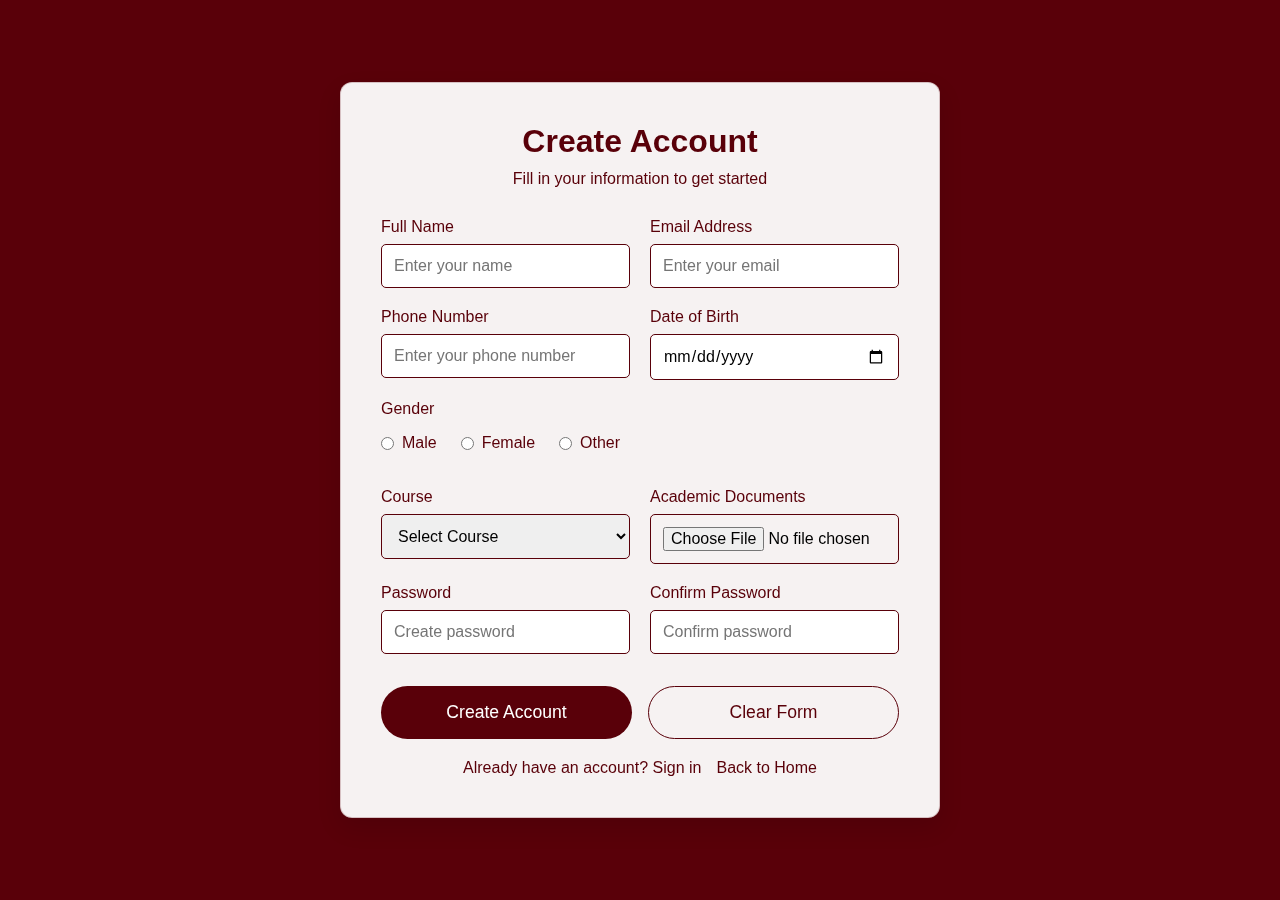
<file: register.html>
<!DOCTYPE html>
<html lang="en">
<head>
    <meta charset="UTF-8">
    <meta name="viewport" content="width=device-width, initial-scale=1.0">
    <title>Register - Campus Communication Hub</title>
    <link rel="stylesheet" href="styles.css">
    <style>
        body {
            background: #590009;
            min-height: 100vh;
            padding: 80px 20px;
            display: flex;
            align-items: center;
            justify-content: center;
        }

        .register-container {
            background-color: rgba(255, 255, 255, 0.95);
            border: 1px solid rgba(89, 0, 9, 0.2);
            border-radius: 12px;
            padding: 40px;
            width: 90%;
            max-width: 600px;
            box-shadow: 0 10px 25px rgba(0, 0, 0, 0.1);
            margin: 0 auto;
            animation: fadeIn 1s ease-in-out;
            backdrop-filter: blur(10px);
        }

        h1 {
            color: #590009;
            text-align: center;
            margin-bottom: 10px;
        }

        p {
            color: #590009;
            text-align: center;
            margin-bottom: 30px;
        }

        .form-grid {
            display: grid;
            grid-template-columns: 1fr 1fr;
            gap: 20px;
        }

        .form-full {
            grid-column: 1 / -1;
        }

        .form-group label {
            display: block;
            margin-bottom: 8px;
            color: #590009;
        }

        .form-group input:not([type="radio"]),
        .form-group select {
            width: 100%;
            padding: 12px;
            border: 1px solid #590009;
            border-radius: 5px;
            font-size: 1rem;
            transition: all 0.3s ease;
        }

        .form-group input:focus,
        .form-group select:focus {
            outline: none;
            border-color: #590009;
            box-shadow: 0 0 0 2px rgba(89, 0, 9, 0.1);
        }

        .radio-group {
            display: flex;
            gap: 24px;
            padding: 8px 0;
        }

        .radio-group label {
            display: flex;
            align-items: center;
            gap: 8px;
            cursor: pointer;
            transition: all 0.3s ease;
        }

        .radio-group label:hover {
            color: #7a000d;
        }

        .file-input {
            padding: 12px;
            border: 1px dashed #590009;
            border-radius: 6px;
            width: 100%;
        }

        .file-input:hover {
            background: rgba(89, 0, 9, 0.05);
        }

        .btn-group {
            display: grid;
            grid-template-columns: 1fr 1fr;
            gap: 16px;
            margin-top: 32px;
        }

        .login-btn {
            padding: 15px;
            border: none;
            border-radius: 50px;
            font-size: 1.1rem;
            cursor: pointer;
            transition: all 0.3s ease;
            background: #590009;
            color: white;
        }

        .btn-secondary {
            background: transparent;
            border: 1px solid #590009;
            color: #590009;
        }

        .login-btn:hover {
            background: #7a000d;
            transform: translateY(-3px);
            box-shadow: 0 5px 15px rgba(0, 0, 0, 0.2);
        }

        .btn-secondary:hover {
            background: rgba(89, 0, 9, 0.1);
        }

        .back-link {
            display: block;
            text-align: center;
            margin-top: 20px;
            color: #590009;
            text-decoration: none;
            font-size: 1rem;
        }

        .back-link:hover {
            text-decoration: underline;
        }

        .nav-buttons {
            display: flex;
            justify-content: center;
            gap: 15px;
            margin-top: 20px;
        }

        .nav-buttons .back-link {
            margin-top: 0;
        }
    </style>
</head>
<body>
    <div class="register-container">
        <div class="login-header">
            <h1>Create Account</h1>
            <p>Fill in your information to get started</p>
        </div>
        
        <form>
            <div class="form-grid">
                <div class="form-group">
                    <label>Full Name</label>
                    <input type="text" placeholder="Enter your name" required>
                </div>
                <div class="form-group">
                    <label>Email Address</label>
                    <input type="email" placeholder="Enter your email" required>
                </div>
                <div class="form-group">
                    <label>Phone Number</label>
                    <input type="tel" placeholder="Enter your phone number" required>
                </div>
                <div class="form-group">
                    <label>Date of Birth</label>
                    <input type="date" required>
                </div>
                <div class="form-group form-full">
                    <label>Gender</label>
                    <div class="radio-group">
                        <label><input type="radio" name="gender" value="male"> Male</label>
                        <label><input type="radio" name="gender" value="female"> Female</label>
                        <label><input type="radio" name="gender" value="other"> Other</label>
                    </div>
                </div>
                <div class="form-group">
                    <label>Course</label>
                    <select required>
                        <option value="">Select Course</option>
                        <option value="cs">Computer Science</option>
                        <option value="it">Information Technology</option>
                        <option value="ec">Electronics</option>
                    </select>
                </div>
                <div class="form-group">
                    <label>Academic Documents</label>
                    <input type="file" class="file-input" required>
                </div>
                <div class="form-group">
                    <label>Password</label>
                    <input type="password" placeholder="Create password" required>
                </div>
                <div class="form-group">
                    <label>Confirm Password</label>
                    <input type="password" placeholder="Confirm password" required>
                </div>
            </div>

            <div class="btn-group">
                <button type="submit" class="login-btn">Create Account</button>
                <button type="reset" class="login-btn btn-secondary">Clear Form</button>
            </div>
        </form>

        <div class="nav-buttons">
            <a href="login.html" class="back-link">Already have an account? Sign in</a>
            <a href="index.html" class="back-link">Back to Home</a>
        </div>
    </div>
    <script>
    document.querySelector('form').addEventListener('submit', function(e) {
        e.preventDefault();
        // Here you would typically handle form validation and submission to a server
        // For demonstration purposes, we'll just redirect to login
        window.location.href = 'login.html';
    });
</script>
</body>
</html>
</file>
<file: styles.css>
* {
    margin: 0;
    padding: 0;
    box-sizing: border-box;
    font-family: Helvetica, Arial, sans-serif;
    cursor: url('data:image/svg+xml;utf8,<svg xmlns="http://www.w3.org/2000/svg" width="16" height="16" style="fill:none;stroke:%23590009;stroke-width:2px"><circle cx="8" cy="8" r="6"/></svg>') 8 8, auto;
}

button, a, input, select {
    cursor: url('data:image/svg+xml;utf8,<svg xmlns="http://www.w3.org/2000/svg" width="16" height="16" style="fill:%23590009;stroke:%23590009;stroke-width:2px"><circle cx="8" cy="8" r="6"/></svg>') 8 8, pointer !important;
}

body {
    background: #590009;
    min-height: 100vh;
    margin: 0;
    padding: 0;
    font-family: Helvetica, Arial, sans-serif;
}

.main-nav {
    position: fixed;
    top: 0;
    left: 0;
    right: 0;
    background: #590009;
    padding: 15px 30px;
    display: flex;
    justify-content: space-between;
    align-items: center;
    z-index: 1000;
    box-shadow: 0 2px 10px rgba(0,0,0,0.3);
}

.logo {
    color: white;
    font-size: 1.5rem;
    font-weight: bold;
    text-decoration: none;
    display: flex;
    align-items: center;
    gap: 10px;
}

.nav-links {
    display: flex;
    gap: 30px;
}

.nav-links a {
    color: white;
    text-decoration: none;
    font-size: 1.1rem;
    transition: opacity 0.3s ease;
}

.nav-links a:hover {
    opacity: 0.8;
}

.profile-icon {
    color: white;
    font-size: 1.5rem;
    text-decoration: none;
}
</file>
